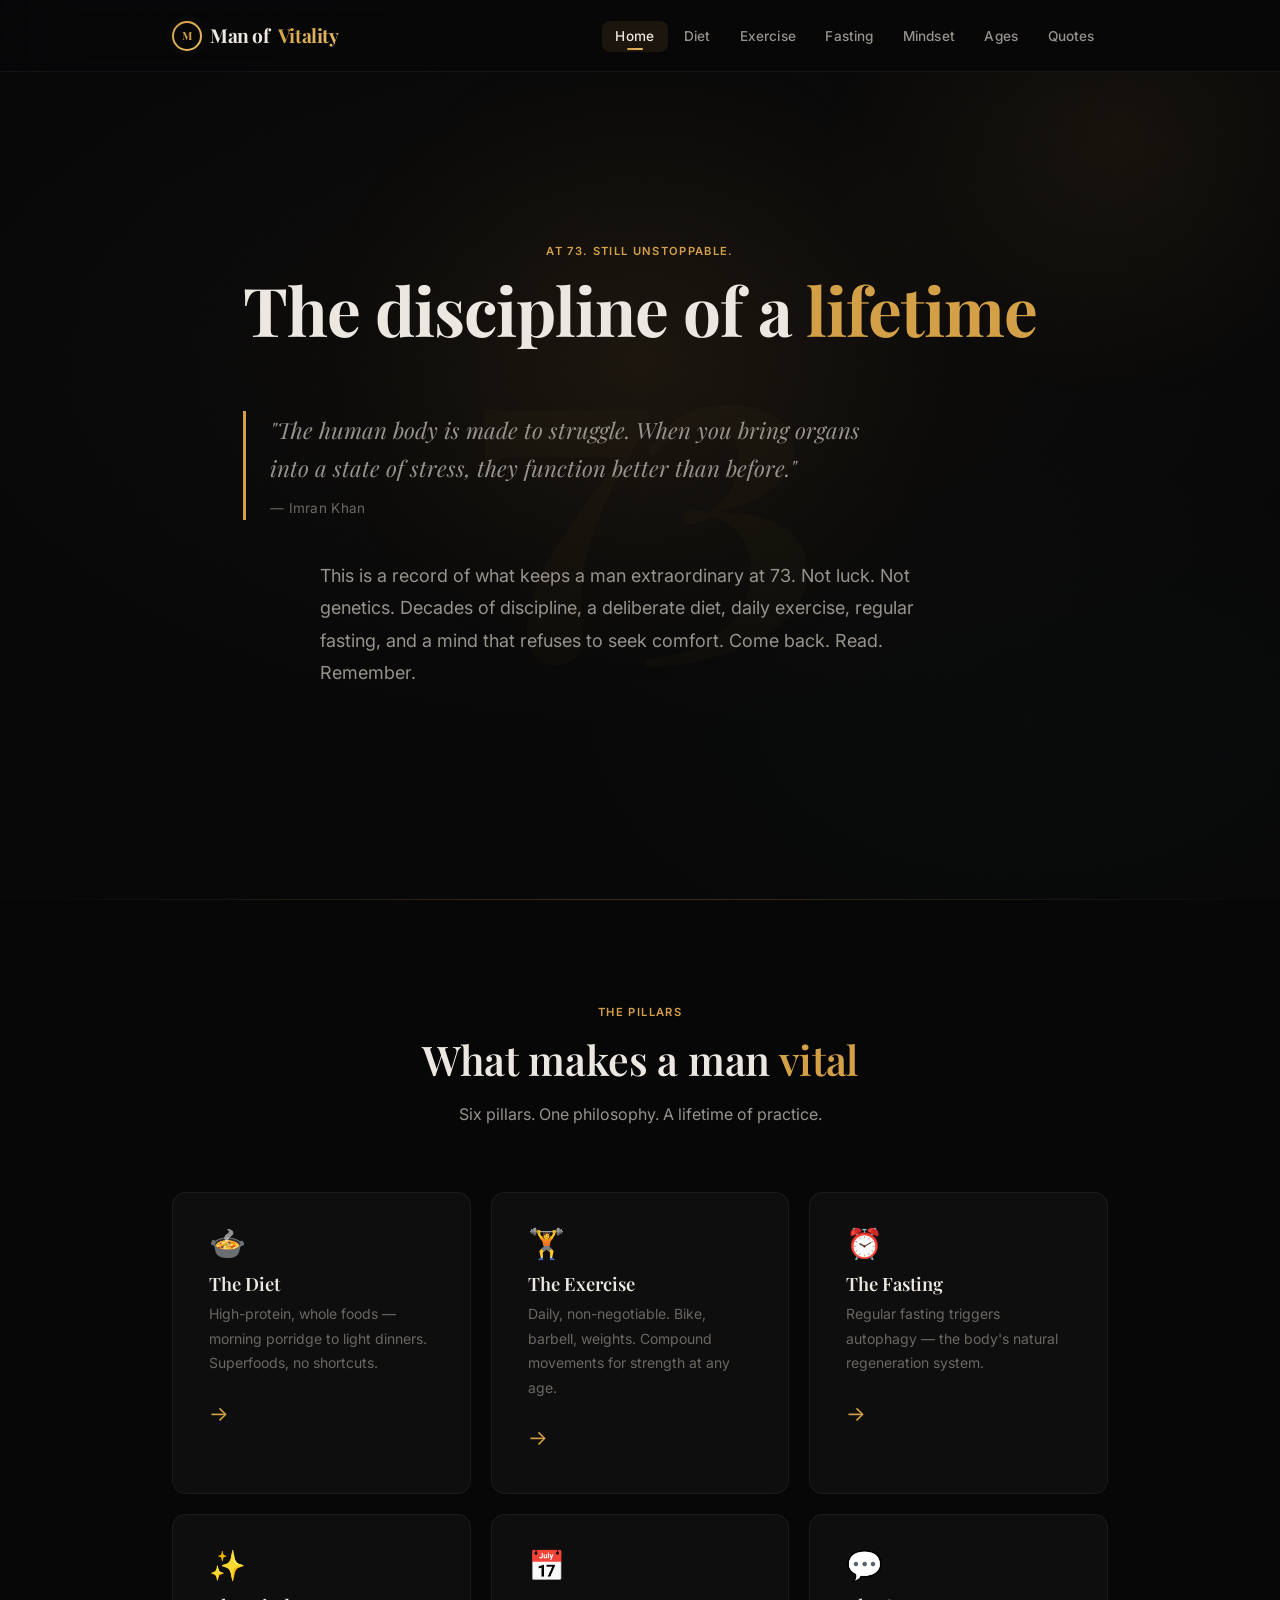
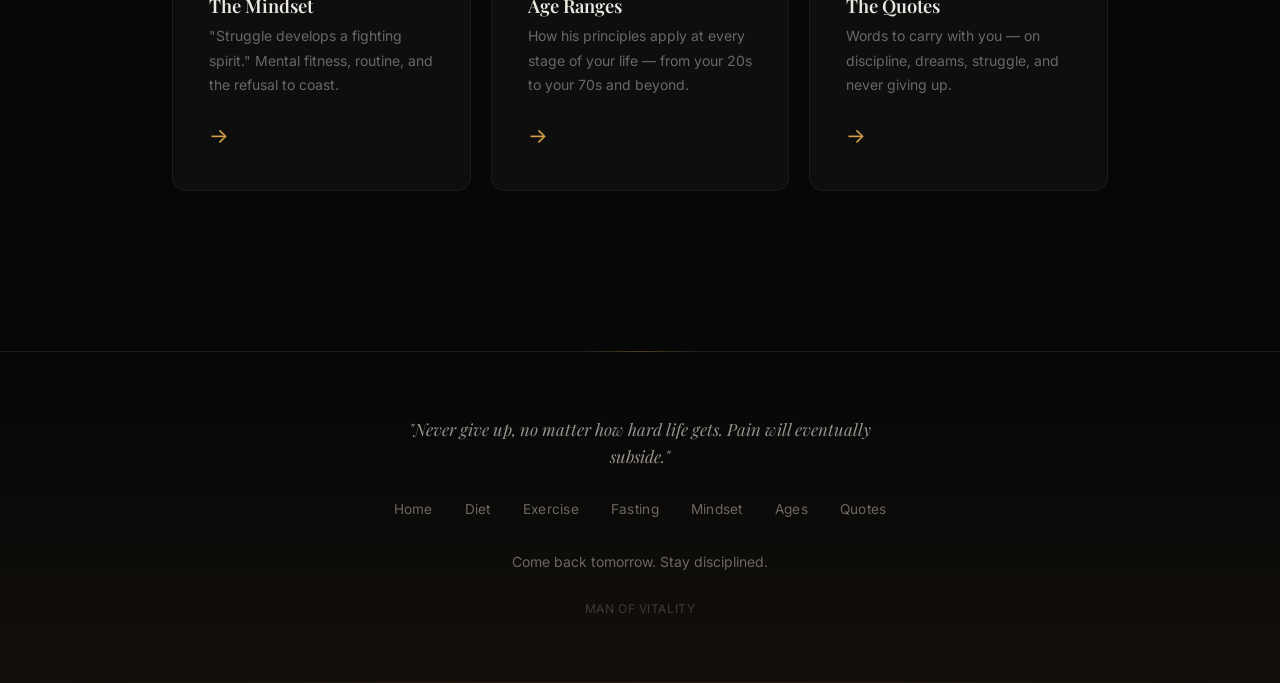
<file: index.html>
<!DOCTYPE html>
<html lang="en">
<head>
  <meta charset="UTF-8">
  <meta name="viewport" content="width=device-width, initial-scale=1.0">
  <title>Man of Vitality — Discipline, Health & Mindset</title>
  <meta name="description" content="The lifestyle, discipline, diet, and mindset of Imran Khan at 73 — a daily reminder of what it means to live with purpose.">
  <link rel="icon" type="image/svg+xml" href="data:image/svg+xml,%3Csvg xmlns='http://www.w3.org/2000/svg' viewBox='0 0 100 100'%3E%3Crect width='100' height='100' rx='20' fill='%23070708'/%3E%3Cpath d='M50 20 L75 50 L50 80 L25 50 Z' fill='%23d4a047'/%3E%3C/svg%3E">
  <link rel="preconnect" href="https://fonts.googleapis.com">
  <link rel="preconnect" href="https://fonts.gstatic.com" crossorigin>
  <link href="https://fonts.googleapis.com/css2?family=Inter:wght@400;500;600&family=Playfair+Display:ital,wght@0,600;0,700;1,600&display=swap" rel="stylesheet">
  <link rel="stylesheet" href="styles.css">
</head>
<body>

  <header class="header">
    <nav class="nav">
      <a href="index.html" class="nav-logo">
        <span class="logo-mark">M</span>
        Man of <span class="accent">Vitality</span>
      </a>
      <input type="checkbox" id="nav-toggle" class="nav-toggle">
      <label for="nav-toggle" class="nav-toggle-label" aria-label="Toggle navigation">
        <span></span>
      </label>
      <div class="nav-overlay"></div>
      <ul class="nav-links">
        <li><a href="index.html" class="active">Home</a></li>
        <li><a href="diet.html">Diet</a></li>
        <li><a href="exercise.html">Exercise</a></li>
        <li><a href="fasting.html">Fasting</a></li>
        <li><a href="mindset.html">Mindset</a></li>
        <li><a href="age-ranges.html">Ages</a></li>
        <li><a href="quotes.html">Quotes</a></li>
      </ul>
    </nav>
  </header>

  <section class="hero">
    <div class="hero-watermark">73</div>
    <div class="hero-glow"></div>
    <div class="container">
      <div class="section-header fade-in">
        <span class="section-label">At 73. Still unstoppable.</span>
        <h1>The discipline of a <span class="accent">lifetime</span></h1>
      </div>
      <div class="hero-quote fade-in fade-in-delay-1">
        "The human body is made to struggle. When you bring organs into a state of stress, they function better than before."
        <cite>— Imran Khan</cite>
      </div>
      <p class="lead fade-in fade-in-delay-2" style="margin:0 auto;">
        This is a record of what keeps a man extraordinary at 73. Not luck. Not genetics.
        Decades of discipline, a deliberate diet, daily exercise, regular fasting, and a mind
        that refuses to seek comfort. Come back. Read. Remember.
      </p>
    </div>
  </section>

  <section class="section">
    <div class="container">
      <div class="section-header reveal">
        <span class="section-label">The Pillars</span>
        <h2>What makes a man <span class="accent">vital</span></h2>
        <p>Six pillars. One philosophy. A lifetime of practice.</p>
      </div>

      <div class="card-grid">
        <a href="diet.html" class="nav-card reveal">
          <div class="card-icon">&#127858;</div>
          <h3>The Diet</h3>
          <p>High-protein, whole foods — morning porridge to light dinners. Superfoods, no shortcuts.</p>
          <span class="arrow">&rarr;</span>
        </a>
        <a href="exercise.html" class="nav-card reveal">
          <div class="card-icon">&#127947;</div>
          <h3>The Exercise</h3>
          <p>Daily, non-negotiable. Bike, barbell, weights. Compound movements for strength at any age.</p>
          <span class="arrow">&rarr;</span>
        </a>
        <a href="fasting.html" class="nav-card reveal">
          <div class="card-icon">&#9200;</div>
          <h3>The Fasting</h3>
          <p>Regular fasting triggers autophagy — the body's natural regeneration system.</p>
          <span class="arrow">&rarr;</span>
        </a>
        <a href="mindset.html" class="nav-card reveal">
          <div class="card-icon">&#10024;</div>
          <h3>The Mindset</h3>
          <p>"Struggle develops a fighting spirit." Mental fitness, routine, and the refusal to coast.</p>
          <span class="arrow">&rarr;</span>
        </a>
        <a href="age-ranges.html" class="nav-card reveal">
          <div class="card-icon">&#128197;</div>
          <h3>Age Ranges</h3>
          <p>How his principles apply at every stage of your life — from your 20s to your 70s and beyond.</p>
          <span class="arrow">&rarr;</span>
        </a>
        <a href="quotes.html" class="nav-card reveal">
          <div class="card-icon">&#128172;</div>
          <h3>The Quotes</h3>
          <p>Words to carry with you — on discipline, dreams, struggle, and never giving up.</p>
          <span class="arrow">&rarr;</span>
        </a>
      </div>
    </div>
  </section>

  <footer class="footer">
    <div class="container">
      <p class="footer-quote">"Never give up, no matter how hard life gets. Pain will eventually subside."</p>
      <div class="footer-nav">
        <a href="index.html">Home</a>
        <a href="diet.html">Diet</a>
        <a href="exercise.html">Exercise</a>
        <a href="fasting.html">Fasting</a>
        <a href="mindset.html">Mindset</a>
        <a href="age-ranges.html">Ages</a>
        <a href="quotes.html">Quotes</a>
      </div>
      <p>Come back tomorrow. Stay disciplined.</p>
      <p class="footer-motto">Man of Vitality</p>
    </div>
  </footer>

  <script>
    const observer = new IntersectionObserver((entries) => {
      entries.forEach(entry => {
        if (entry.isIntersecting) {
          entry.target.classList.add('visible');
        }
      });
    }, { threshold: 0.1 });

    document.querySelectorAll('.reveal, .reveal-left, .reveal-right').forEach(el => observer.observe(el));
  </script>
</body>
</html>
</file>
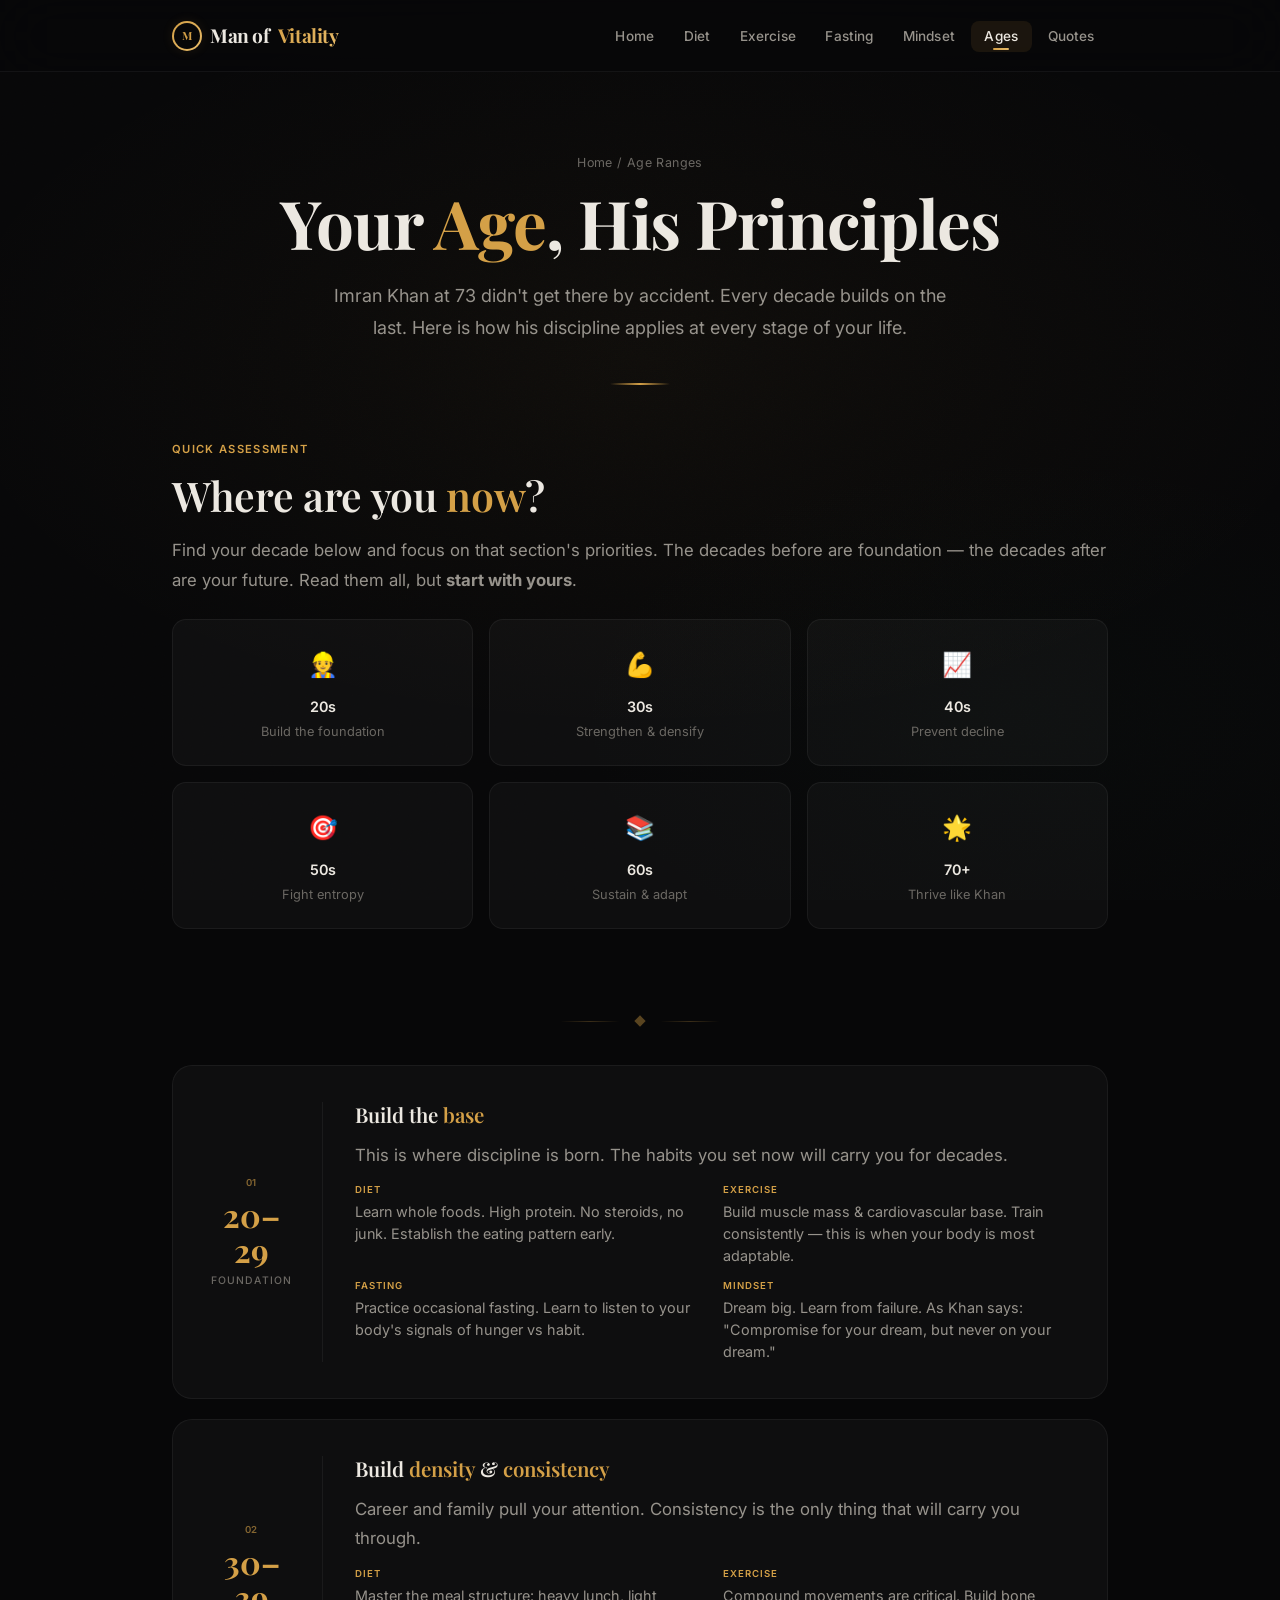
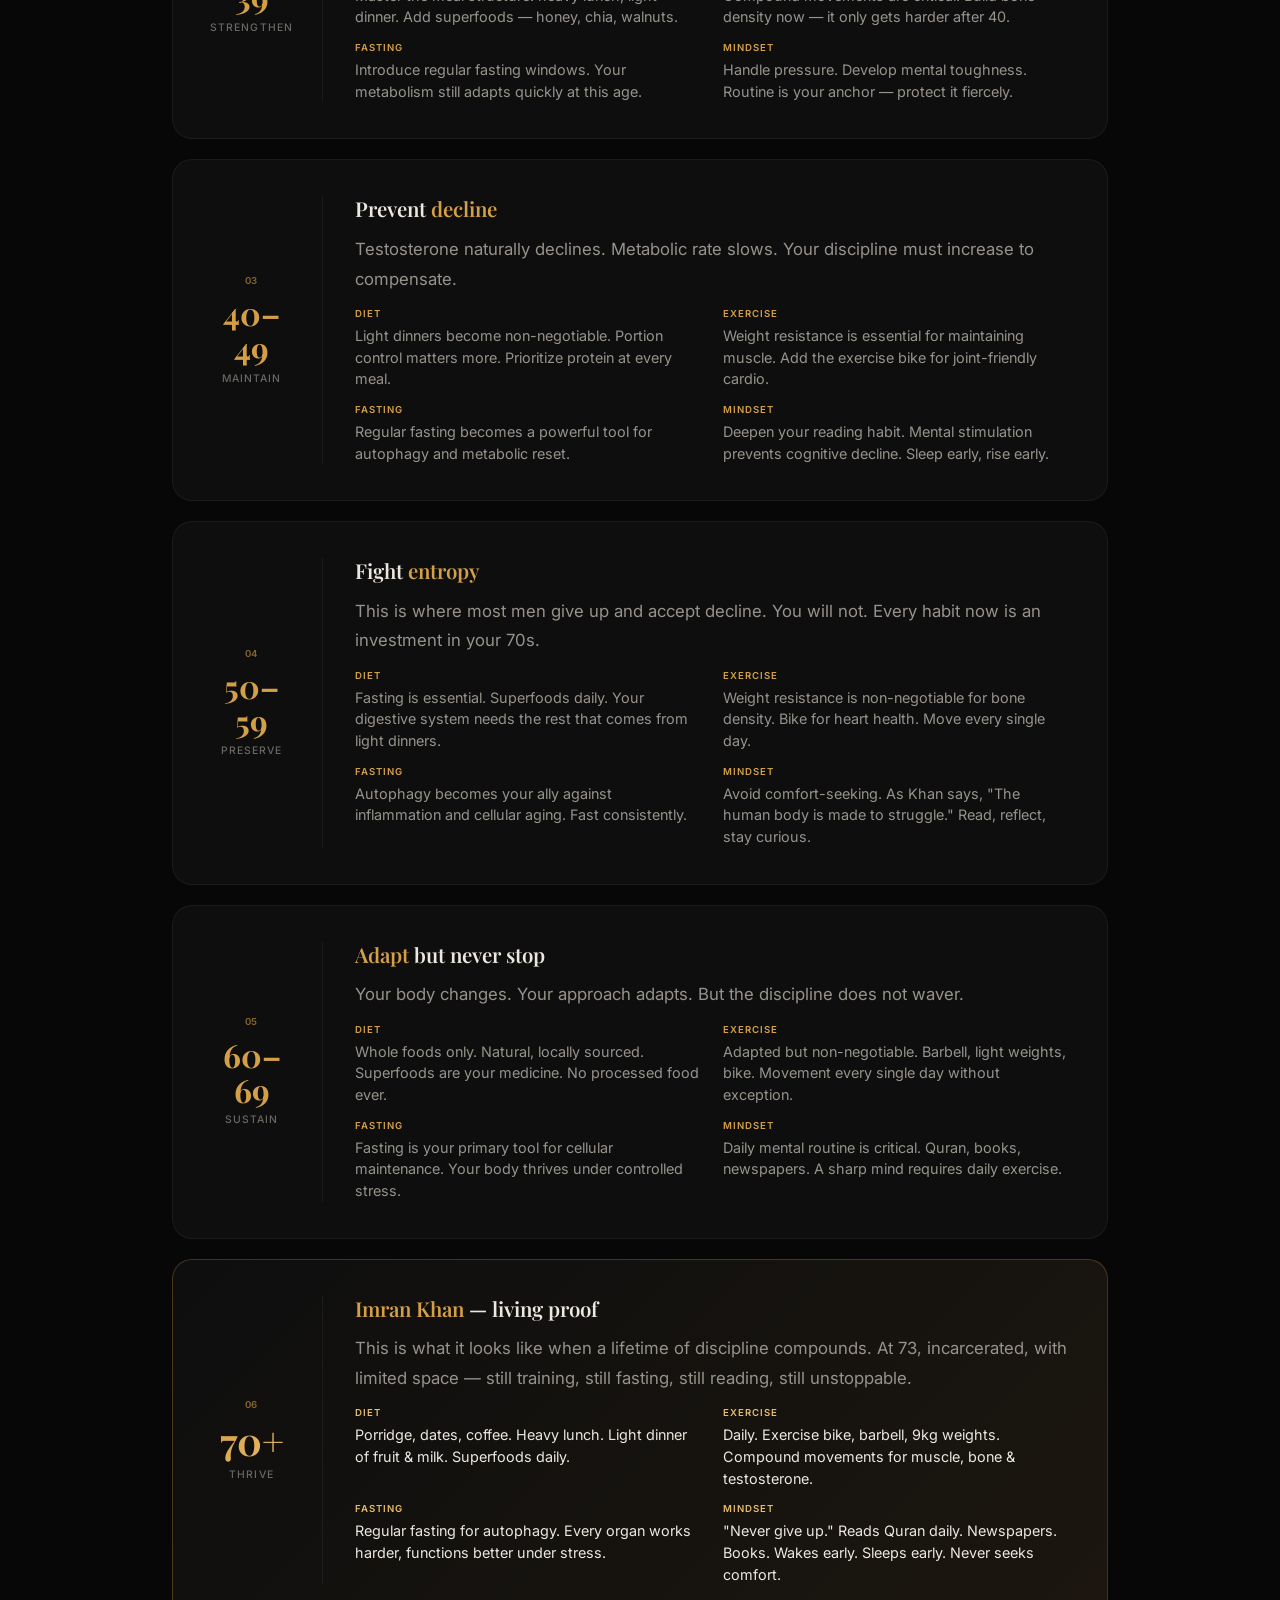
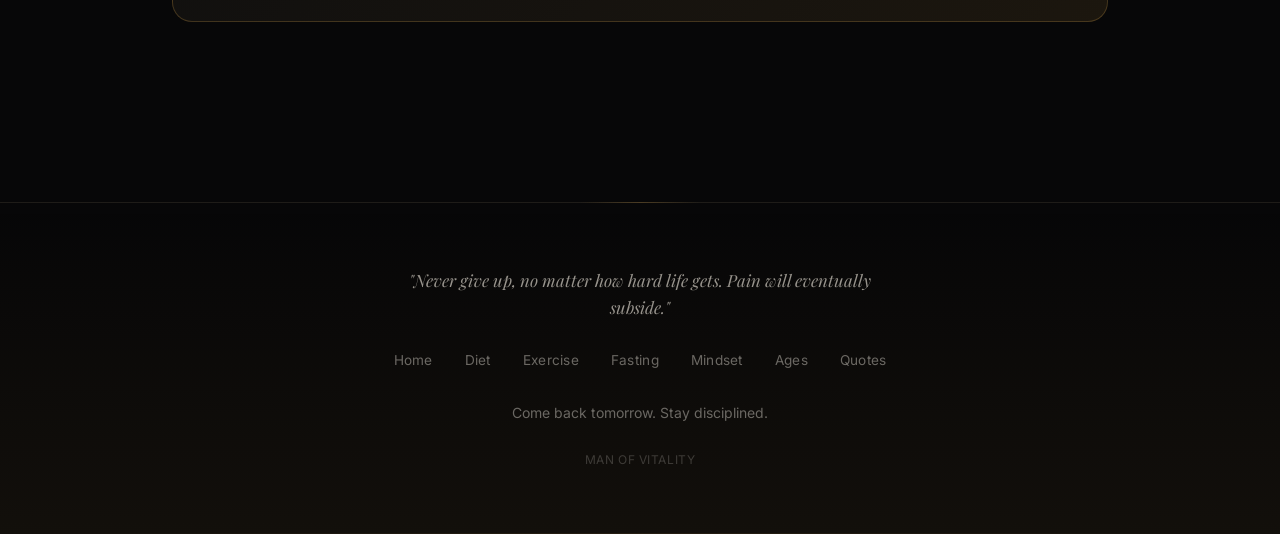
<file: age-ranges.html>
<!DOCTYPE html>
<html lang="en">
<head>
  <meta charset="UTF-8">
  <meta name="viewport" content="width=device-width, initial-scale=1.0">
  <title>Age Ranges — Man of Vitality</title>
  <meta name="description" content="How to apply Imran Khan's principles at every age — from your 20s to your 70s and beyond.">
  <link rel="icon" type="image/svg+xml" href="data:image/svg+xml,%3Csvg xmlns='http://www.w3.org/2000/svg' viewBox='0 0 100 100'%3E%3Crect width='100' height='100' rx='20' fill='%23070708'/%3E%3Cpath d='M50 20 L75 50 L50 80 L25 50 Z' fill='%23d4a047'/%3E%3C/svg%3E">
  <link rel="preconnect" href="https://fonts.googleapis.com">
  <link rel="preconnect" href="https://fonts.gstatic.com" crossorigin>
  <link href="https://fonts.googleapis.com/css2?family=Inter:wght@400;500;600&family=Playfair+Display:ital,wght@0,600;0,700;1,600&display=swap" rel="stylesheet">
  <link rel="stylesheet" href="styles.css">
</head>
<body>

  <header class="header">
    <nav class="nav">
      <a href="index.html" class="nav-logo">
        <span class="logo-mark">M</span>
        Man of <span class="accent">Vitality</span>
      </a>
      <input type="checkbox" id="nav-toggle" class="nav-toggle">
      <label for="nav-toggle" class="nav-toggle-label" aria-label="Toggle navigation">
        <span></span>
      </label>
      <div class="nav-overlay"></div>
      <ul class="nav-links">
        <li><a href="index.html">Home</a></li>
        <li><a href="diet.html">Diet</a></li>
        <li><a href="exercise.html">Exercise</a></li>
        <li><a href="fasting.html">Fasting</a></li>
        <li><a href="mindset.html">Mindset</a></li>
        <li><a href="age-ranges.html" class="active">Ages</a></li>
        <li><a href="quotes.html">Quotes</a></li>
      </ul>
    </nav>
  </header>

  <section class="page-header">
    <div class="container">
      <p class="breadcrumb"><a href="index.html">Home</a> / Age Ranges</p>
      <h1>Your <span class="accent">Age</span>, His Principles</h1>
      <p class="lead">Imran Khan at 73 didn't get there by accident. Every decade builds on the last. Here is how his discipline applies at every stage of your life.</p>
    </div>
  </section>

  <section class="section pt-0">
    <div class="container">

      <div class="content-section reveal">
        <span class="section-label">Quick Assessment</span>
        <h2>Where are you <span class="accent">now</span>?</h2>
        <p class="mt-1">Find your decade below and focus on that section's priorities. The decades before are foundation — the decades after are your future. Read them all, but <strong>start with yours</strong>.</p>

        <div class="assessment-grid">
          <a href="#age-20s" class="assess-item" style="text-decoration:none;color:inherit;">
            <div class="assess-icon">&#128119;</div>
            <h4>20s</h4>
            <p>Build the foundation</p>
          </a>
          <a href="#age-30s" class="assess-item" style="text-decoration:none;color:inherit;">
            <div class="assess-icon">&#128170;</div>
            <h4>30s</h4>
            <p>Strengthen &amp; densify</p>
          </a>
          <a href="#age-40s" class="assess-item" style="text-decoration:none;color:inherit;">
            <div class="assess-icon">&#128200;</div>
            <h4>40s</h4>
            <p>Prevent decline</p>
          </a>
          <a href="#age-50s" class="assess-item" style="text-decoration:none;color:inherit;">
            <div class="assess-icon">&#127919;</div>
            <h4>50s</h4>
            <p>Fight entropy</p>
          </a>
          <a href="#age-60s" class="assess-item" style="text-decoration:none;color:inherit;">
            <div class="assess-icon">&#128218;</div>
            <h4>60s</h4>
            <p>Sustain &amp; adapt</p>
          </a>
          <a href="#age-70s" class="assess-item" style="text-decoration:none;color:inherit;">
            <div class="assess-icon">&#127775;</div>
            <h4>70+</h4>
            <p>Thrive like Khan</p>
          </a>
        </div>
      </div>

      <div class="ornament">
        <span class="ornament-line"></span>
        <span class="ornament-diamond"></span>
        <span class="ornament-line"></span>
      </div>

      <div class="age-card reveal" id="age-20s">
        <div class="age-range">
          <div class="age-num">01</div>
          <div class="age">20&ndash;29</div>
          <div class="age-label">Foundation</div>
        </div>
        <div class="age-content">
          <h3>Build the <span class="accent">base</span></h3>
          <p>This is where discipline is born. The habits you set now will carry you for decades.</p>
          <div class="age-details">
            <div class="detail">
              <span class="detail-label">Diet</span>
              <span class="detail-value">Learn whole foods. High protein. No steroids, no junk. Establish the eating pattern early.</span>
            </div>
            <div class="detail">
              <span class="detail-label">Exercise</span>
              <span class="detail-value">Build muscle mass &amp; cardiovascular base. Train consistently &mdash; this is when your body is most adaptable.</span>
            </div>
            <div class="detail">
              <span class="detail-label">Fasting</span>
              <span class="detail-value">Practice occasional fasting. Learn to listen to your body's signals of hunger vs habit.</span>
            </div>
            <div class="detail">
              <span class="detail-label">Mindset</span>
              <span class="detail-value">Dream big. Learn from failure. As Khan says: "Compromise for your dream, but never on your dream."</span>
            </div>
          </div>
        </div>
      </div>

      <div class="age-card reveal" id="age-30s">
        <div class="age-range">
          <div class="age-num">02</div>
          <div class="age">30&ndash;39</div>
          <div class="age-label">Strengthen</div>
        </div>
        <div class="age-content">
          <h3>Build <span class="accent">density</span> &amp; <span class="accent">consistency</span></h3>
          <p>Career and family pull your attention. Consistency is the only thing that will carry you through.</p>
          <div class="age-details">
            <div class="detail">
              <span class="detail-label">Diet</span>
              <span class="detail-value">Master the meal structure: heavy lunch, light dinner. Add superfoods &mdash; honey, chia, walnuts.</span>
            </div>
            <div class="detail">
              <span class="detail-label">Exercise</span>
              <span class="detail-value">Compound movements are critical. Build bone density now &mdash; it only gets harder after 40.</span>
            </div>
            <div class="detail">
              <span class="detail-label">Fasting</span>
              <span class="detail-value">Introduce regular fasting windows. Your metabolism still adapts quickly at this age.</span>
            </div>
            <div class="detail">
              <span class="detail-label">Mindset</span>
              <span class="detail-value">Handle pressure. Develop mental toughness. Routine is your anchor &mdash; protect it fiercely.</span>
            </div>
          </div>
        </div>
      </div>

      <div class="age-card reveal" id="age-40s">
        <div class="age-range">
          <div class="age-num">03</div>
          <div class="age">40&ndash;49</div>
          <div class="age-label">Maintain</div>
        </div>
        <div class="age-content">
          <h3>Prevent <span class="accent">decline</span></h3>
          <p>Testosterone naturally declines. Metabolic rate slows. Your discipline must increase to compensate.</p>
          <div class="age-details">
            <div class="detail">
              <span class="detail-label">Diet</span>
              <span class="detail-value">Light dinners become non-negotiable. Portion control matters more. Prioritize protein at every meal.</span>
            </div>
            <div class="detail">
              <span class="detail-label">Exercise</span>
              <span class="detail-value">Weight resistance is essential for maintaining muscle. Add the exercise bike for joint-friendly cardio.</span>
            </div>
            <div class="detail">
              <span class="detail-label">Fasting</span>
              <span class="detail-value">Regular fasting becomes a powerful tool for autophagy and metabolic reset.</span>
            </div>
            <div class="detail">
              <span class="detail-label">Mindset</span>
              <span class="detail-value">Deepen your reading habit. Mental stimulation prevents cognitive decline. Sleep early, rise early.</span>
            </div>
          </div>
        </div>
      </div>

      <div class="age-card reveal" id="age-50s">
        <div class="age-range">
          <div class="age-num">04</div>
          <div class="age">50&ndash;59</div>
          <div class="age-label">Preserve</div>
        </div>
        <div class="age-content">
          <h3>Fight <span class="accent">entropy</span></h3>
          <p>This is where most men give up and accept decline. You will not. Every habit now is an investment in your 70s.</p>
          <div class="age-details">
            <div class="detail">
              <span class="detail-label">Diet</span>
              <span class="detail-value">Fasting is essential. Superfoods daily. Your digestive system needs the rest that comes from light dinners.</span>
            </div>
            <div class="detail">
              <span class="detail-label">Exercise</span>
              <span class="detail-value">Weight resistance is non-negotiable for bone density. Bike for heart health. Move every single day.</span>
            </div>
            <div class="detail">
              <span class="detail-label">Fasting</span>
              <span class="detail-value">Autophagy becomes your ally against inflammation and cellular aging. Fast consistently.</span>
            </div>
            <div class="detail">
              <span class="detail-label">Mindset</span>
              <span class="detail-value">Avoid comfort-seeking. As Khan says, "The human body is made to struggle." Read, reflect, stay curious.</span>
            </div>
          </div>
        </div>
      </div>

      <div class="age-card reveal" id="age-60s">
        <div class="age-range">
          <div class="age-num">05</div>
          <div class="age">60&ndash;69</div>
          <div class="age-label">Sustain</div>
        </div>
        <div class="age-content">
          <h3><span class="accent">Adapt</span> but never stop</h3>
          <p>Your body changes. Your approach adapts. But the discipline does not waver.</p>
          <div class="age-details">
            <div class="detail">
              <span class="detail-label">Diet</span>
              <span class="detail-value">Whole foods only. Natural, locally sourced. Superfoods are your medicine. No processed food ever.</span>
            </div>
            <div class="detail">
              <span class="detail-label">Exercise</span>
              <span class="detail-value">Adapted but non-negotiable. Barbell, light weights, bike. Movement every single day without exception.</span>
            </div>
            <div class="detail">
              <span class="detail-label">Fasting</span>
              <span class="detail-value">Fasting is your primary tool for cellular maintenance. Your body thrives under controlled stress.</span>
            </div>
            <div class="detail">
              <span class="detail-label">Mindset</span>
              <span class="detail-value">Daily mental routine is critical. Quran, books, newspapers. A sharp mind requires daily exercise.</span>
            </div>
          </div>
        </div>
      </div>

      <div class="age-card reveal" id="age-70s">
        <div class="age-range">
          <div class="age-num">06</div>
          <div class="age">70+</div>
          <div class="age-label">Thrive</div>
        </div>
        <div class="age-content">
          <h3><span class="accent">Imran Khan</span> — living proof</h3>
          <p>This is what it looks like when a lifetime of discipline compounds. At 73, incarcerated, with limited space &mdash; still training, still fasting, still reading, still unstoppable.</p>
          <div class="age-details">
            <div class="detail">
              <span class="detail-label">Diet</span>
              <span class="detail-value">Porridge, dates, coffee. Heavy lunch. Light dinner of fruit &amp; milk. Superfoods daily.</span>
            </div>
            <div class="detail">
              <span class="detail-label">Exercise</span>
              <span class="detail-value">Daily. Exercise bike, barbell, 9kg weights. Compound movements for muscle, bone &amp; testosterone.</span>
            </div>
            <div class="detail">
              <span class="detail-label">Fasting</span>
              <span class="detail-value">Regular fasting for autophagy. Every organ works harder, functions better under stress.</span>
            </div>
            <div class="detail">
              <span class="detail-label">Mindset</span>
              <span class="detail-value">"Never give up." Reads Quran daily. Newspapers. Books. Wakes early. Sleeps early. Never seeks comfort.</span>
            </div>
          </div>
        </div>
      </div>

    </div>
  </section>

  <footer class="footer">
    <div class="container">
      <p class="footer-quote">"Never give up, no matter how hard life gets. Pain will eventually subside."</p>
      <div class="footer-nav">
        <a href="index.html">Home</a>
        <a href="diet.html">Diet</a>
        <a href="exercise.html">Exercise</a>
        <a href="fasting.html">Fasting</a>
        <a href="mindset.html">Mindset</a>
        <a href="age-ranges.html">Ages</a>
        <a href="quotes.html">Quotes</a>
      </div>
      <p>Come back tomorrow. Stay disciplined.</p>
      <p class="footer-motto">Man of Vitality</p>
    </div>
  </footer>

  <script>
    const observer = new IntersectionObserver((entries) => {
      entries.forEach(entry => {
        if (entry.isIntersecting) {
          entry.target.classList.add('visible');
        }
      });
    }, { threshold: 0.1 });

    document.querySelectorAll('.reveal, .reveal-left, .reveal-right').forEach(el => observer.observe(el));
  </script>
</body>
</html>
</file>
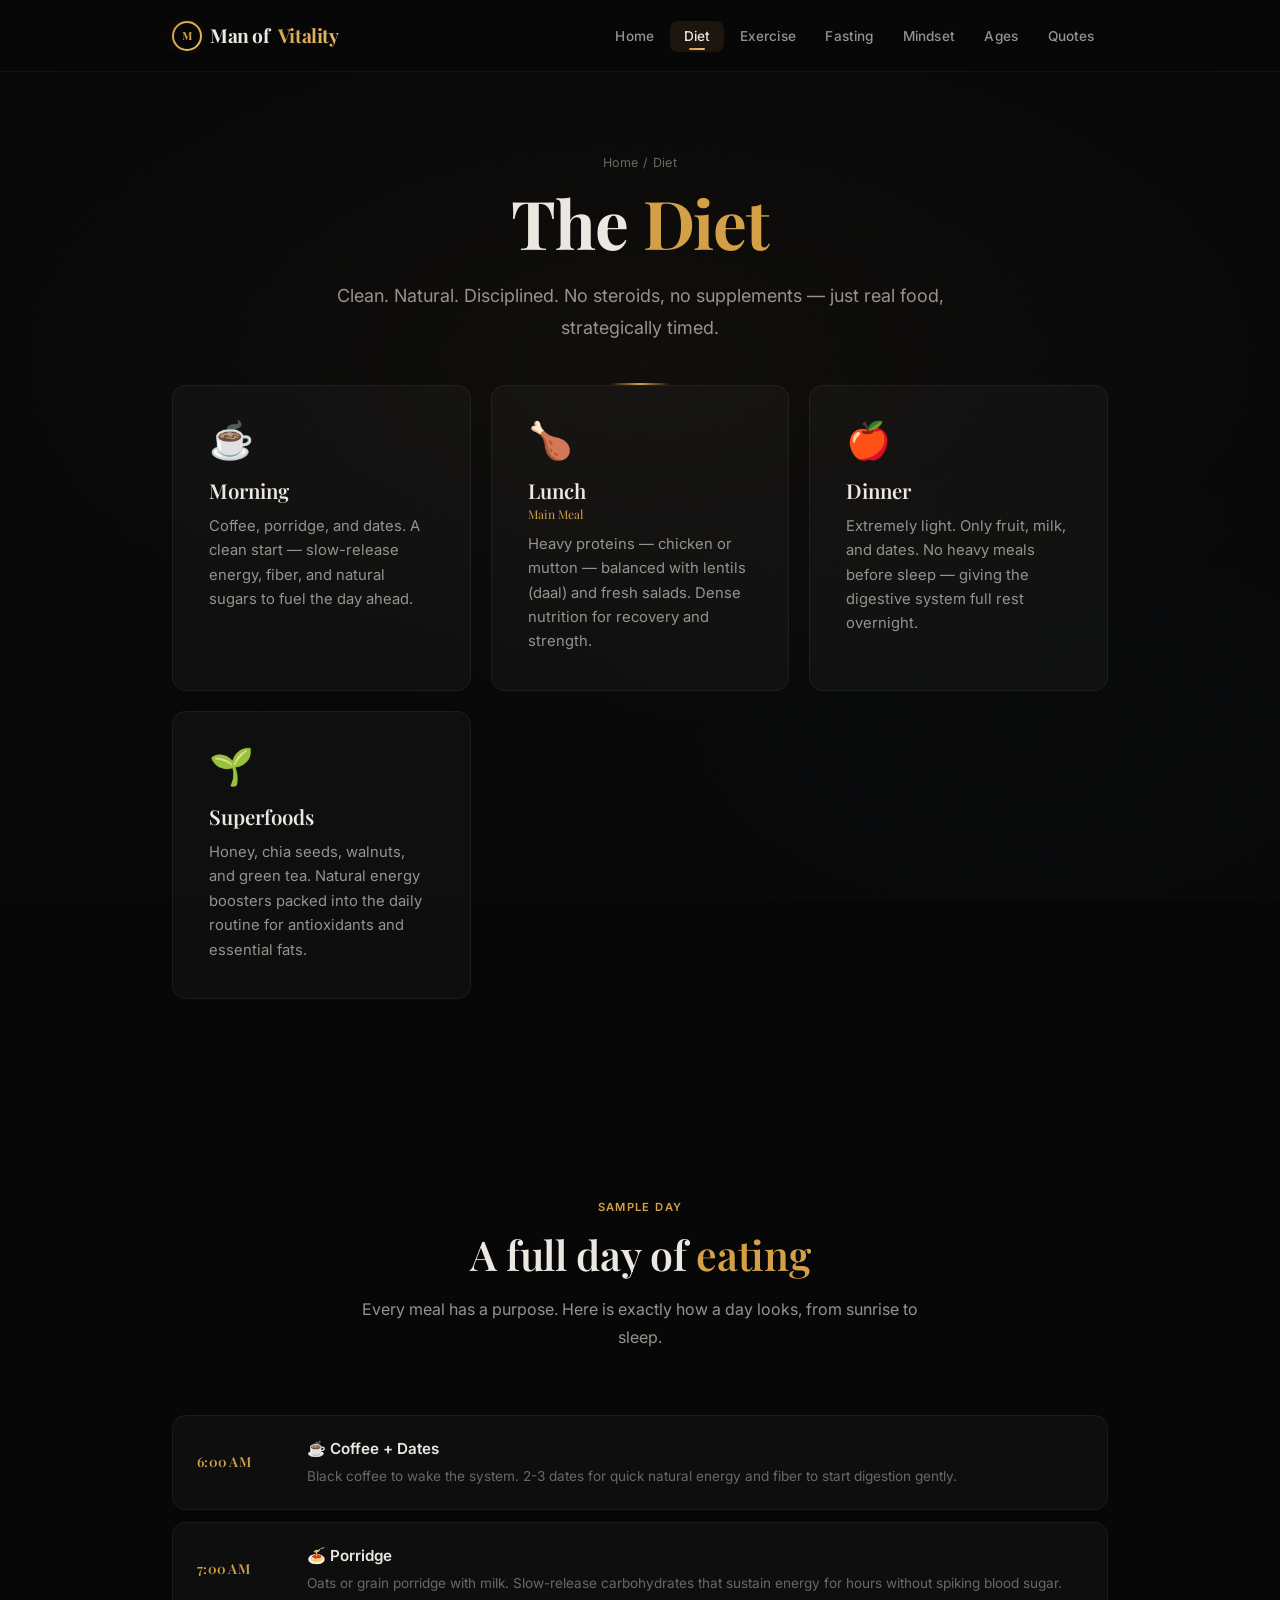
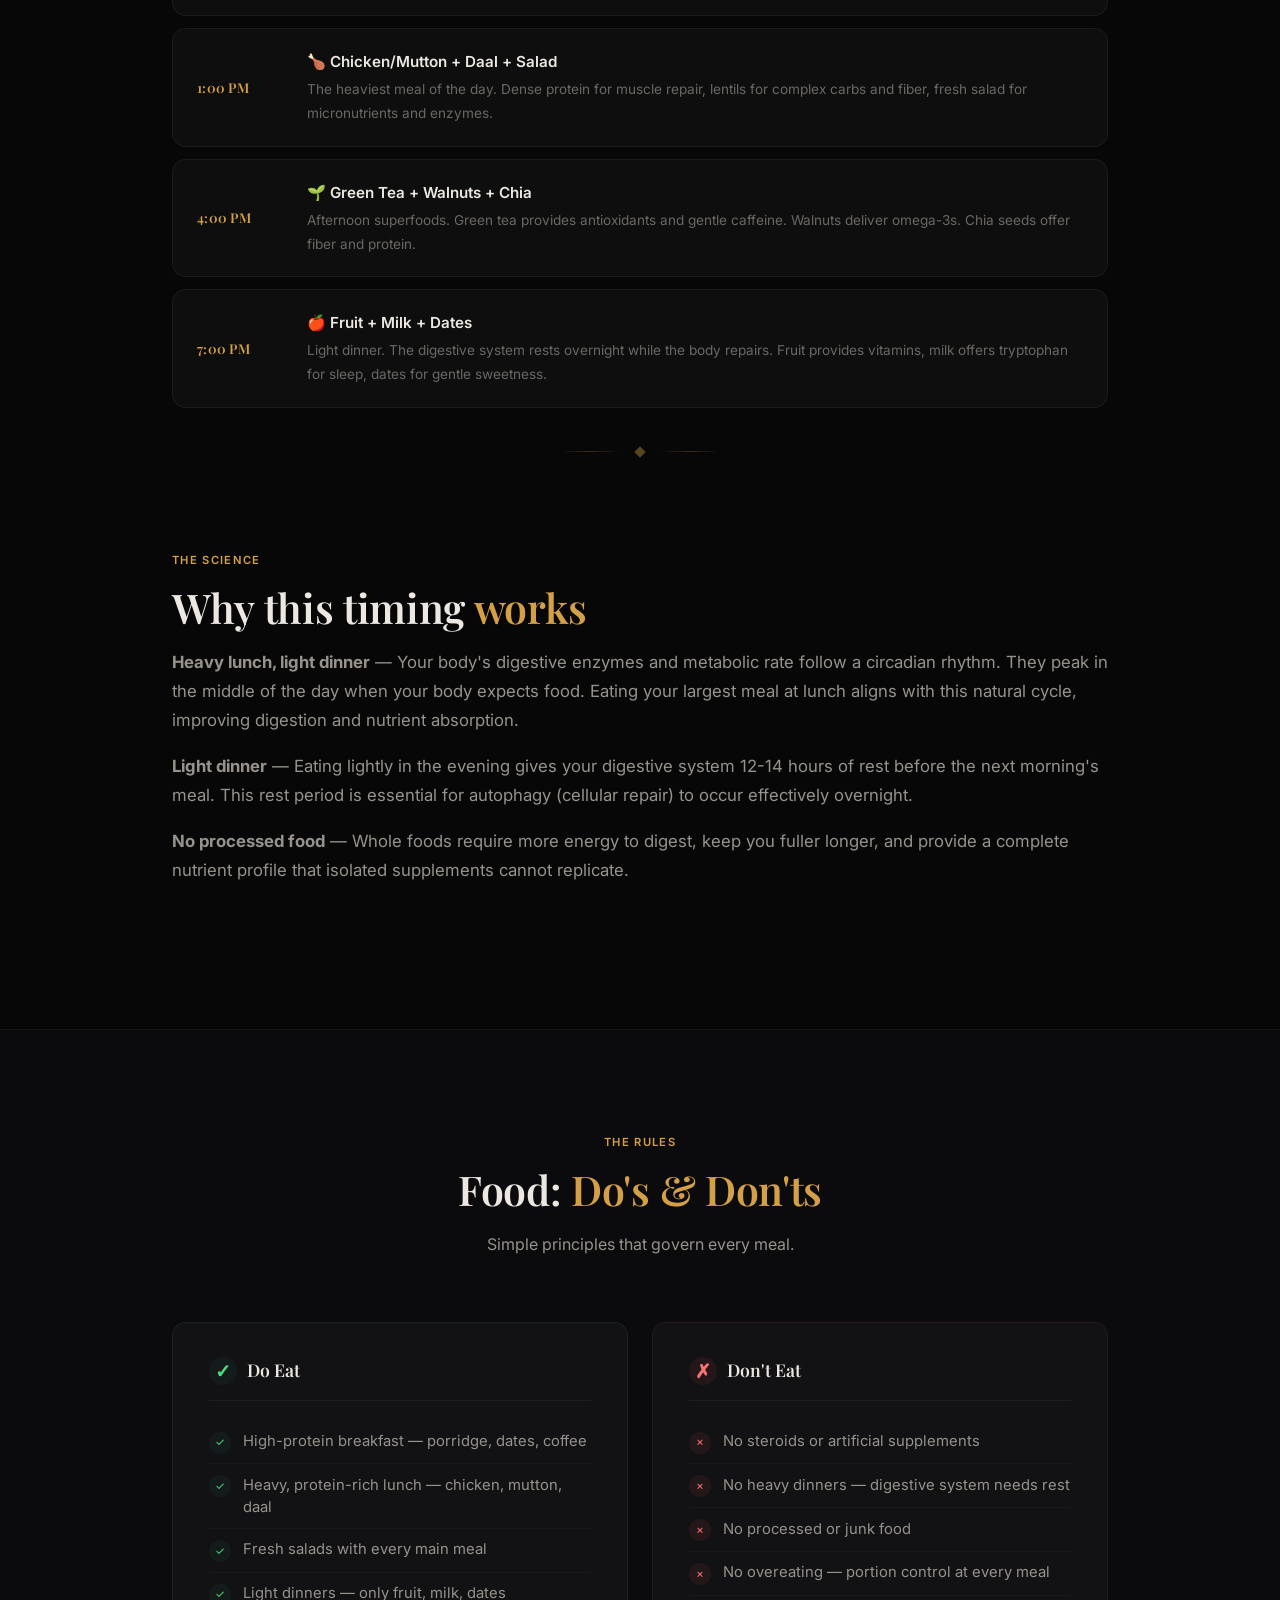
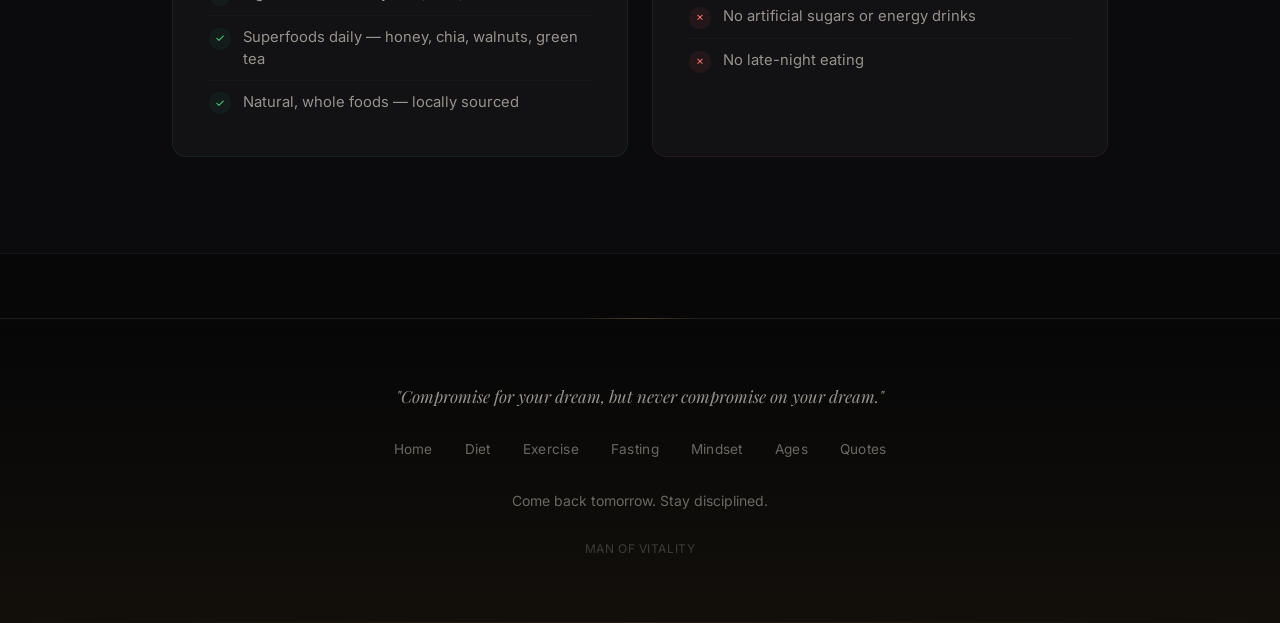
<file: diet.html>
<!DOCTYPE html>
<html lang="en">
<head>
  <meta charset="UTF-8">
  <meta name="viewport" content="width=device-width, initial-scale=1.0">
  <title>The Diet — Man of Vitality</title>
  <meta name="description" content="Imran Khan's daily diet — high protein, whole foods, superfoods, and the foods he avoids.">
  <link rel="icon" type="image/svg+xml" href="data:image/svg+xml,%3Csvg xmlns='http://www.w3.org/2000/svg' viewBox='0 0 100 100'%3E%3Crect width='100' height='100' rx='20' fill='%23070708'/%3E%3Cpath d='M50 20 L75 50 L50 80 L25 50 Z' fill='%23d4a047'/%3E%3C/svg%3E">
  <link rel="preconnect" href="https://fonts.googleapis.com">
  <link rel="preconnect" href="https://fonts.gstatic.com" crossorigin>
  <link href="https://fonts.googleapis.com/css2?family=Inter:wght@400;500;600&family=Playfair+Display:ital,wght@0,600;0,700;1,600&display=swap" rel="stylesheet">
  <link rel="stylesheet" href="styles.css">
</head>
<body>

  <header class="header">
    <nav class="nav">
      <a href="index.html" class="nav-logo">
        <span class="logo-mark">M</span>
        Man of <span class="accent">Vitality</span>
      </a>
      <input type="checkbox" id="nav-toggle" class="nav-toggle">
      <label for="nav-toggle" class="nav-toggle-label" aria-label="Toggle navigation">
        <span></span>
      </label>
      <div class="nav-overlay"></div>
      <ul class="nav-links">
        <li><a href="index.html">Home</a></li>
        <li><a href="diet.html" class="active">Diet</a></li>
        <li><a href="exercise.html">Exercise</a></li>
        <li><a href="fasting.html">Fasting</a></li>
        <li><a href="mindset.html">Mindset</a></li>
        <li><a href="age-ranges.html">Ages</a></li>
        <li><a href="quotes.html">Quotes</a></li>
      </ul>
    </nav>
  </header>

  <section class="page-header">
    <div class="container">
      <p class="breadcrumb"><a href="index.html">Home</a> / Diet</p>
      <h1>The <span class="accent">Diet</span></h1>
      <p class="lead">Clean. Natural. Disciplined. No steroids, no supplements — just real food, strategically timed.</p>
    </div>
  </section>

  <section class="section pt-0">
    <div class="container">
      <div class="card-grid">
        <div class="card reveal">
          <div class="card-icon">&#9749;</div>
          <h3>Morning</h3>
          <p>Coffee, porridge, and dates. A clean start — slow-release energy, fiber, and natural sugars to fuel the day ahead.</p>
        </div>
        <div class="card reveal">
          <div class="card-icon">&#127831;</div>
          <h3>Lunch <span style="font-size:0.75rem;color:var(--accent);display:block;font-weight:400;margin-top:0.15rem;">Main Meal</span></h3>
          <p>Heavy proteins — chicken or mutton — balanced with lentils (daal) and fresh salads. Dense nutrition for recovery and strength.</p>
        </div>
        <div class="card reveal">
          <div class="card-icon">&#127822;</div>
          <h3>Dinner</h3>
          <p>Extremely light. Only fruit, milk, and dates. No heavy meals before sleep — giving the digestive system full rest overnight.</p>
        </div>
        <div class="card reveal">
          <div class="card-icon">&#127793;</div>
          <h3>Superfoods</h3>
          <p>Honey, chia seeds, walnuts, and green tea. Natural energy boosters packed into the daily routine for antioxidants and essential fats.</p>
        </div>
      </div>
    </div>
  </section>

  <section class="section">
    <div class="container">
      <div class="section-header reveal">
        <span class="section-label">Sample Day</span>
        <h2>A full day of <span class="accent">eating</span></h2>
        <p>Every meal has a purpose. Here is exactly how a day looks, from sunrise to sleep.</p>
      </div>

      <div class="meal-plan">
        <div class="meal-item reveal-left">
          <div class="meal-time">6:00 AM</div>
          <div class="meal-detail">
            <h4>&#9749; Coffee + Dates</h4>
            <p>Black coffee to wake the system. 2-3 dates for quick natural energy and fiber to start digestion gently.</p>
          </div>
        </div>
        <div class="meal-item reveal-left reveal-stagger-1">
          <div class="meal-time">7:00 AM</div>
          <div class="meal-detail">
            <h4>&#127837; Porridge</h4>
            <p>Oats or grain porridge with milk. Slow-release carbohydrates that sustain energy for hours without spiking blood sugar.</p>
          </div>
        </div>
        <div class="meal-item reveal-left reveal-stagger-2">
          <div class="meal-time">1:00 PM</div>
          <div class="meal-detail">
            <h4>&#127831; Chicken/Mutton + Daal + Salad</h4>
            <p>The heaviest meal of the day. Dense protein for muscle repair, lentils for complex carbs and fiber, fresh salad for micronutrients and enzymes.</p>
          </div>
        </div>
        <div class="meal-item reveal-left reveal-stagger-3">
          <div class="meal-time">4:00 PM</div>
          <div class="meal-detail">
            <h4>&#127793; Green Tea + Walnuts + Chia</h4>
            <p>Afternoon superfoods. Green tea provides antioxidants and gentle caffeine. Walnuts deliver omega-3s. Chia seeds offer fiber and protein.</p>
          </div>
        </div>
        <div class="meal-item reveal-left reveal-stagger-4">
          <div class="meal-time">7:00 PM</div>
          <div class="meal-detail">
            <h4>&#127822; Fruit + Milk + Dates</h4>
            <p>Light dinner. The digestive system rests overnight while the body repairs. Fruit provides vitamins, milk offers tryptophan for sleep, dates for gentle sweetness.</p>
          </div>
        </div>
      </div>

      <div class="ornament">
        <span class="ornament-line"></span>
        <span class="ornament-diamond"></span>
        <span class="ornament-line"></span>
      </div>

      <div class="content-section reveal">
        <span class="section-label">The Science</span>
        <h2>Why this timing <span class="accent">works</span></h2>
        <p class="mt-1">
          <strong>Heavy lunch, light dinner</strong> — Your body's digestive enzymes and metabolic rate follow a circadian rhythm.
          They peak in the middle of the day when your body expects food. Eating your largest meal at lunch aligns with this natural cycle,
          improving digestion and nutrient absorption.
        </p>
        <p class="mt-1">
          <strong>Light dinner</strong> — Eating lightly in the evening gives your digestive system 12-14 hours of rest before the next morning's meal.
          This rest period is essential for autophagy (cellular repair) to occur effectively overnight.
        </p>
        <p class="mt-1">
          <strong>No processed food</strong> — Whole foods require more energy to digest, keep you fuller longer, and provide
          a complete nutrient profile that isolated supplements cannot replicate.
        </p>
      </div>
    </div>
  </section>

  <section class="section section-alt">
    <div class="container">
      <div class="section-header reveal">
        <span class="section-label">The Rules</span>
        <h2>Food: <span class="accent">Do's &amp; Don'ts</span></h2>
        <p>Simple principles that govern every meal.</p>
      </div>

      <div class="dos-donts">
        <div class="dos-donts-column dos reveal">
          <div class="dos-donts-header">
            <span class="icon">&#10003;</span>
            <span>Do Eat</span>
          </div>
          <ul class="dos-donts-list">
            <li><span class="mark check">&#10003;</span> High-protein breakfast — porridge, dates, coffee</li>
            <li><span class="mark check">&#10003;</span> Heavy, protein-rich lunch — chicken, mutton, daal</li>
            <li><span class="mark check">&#10003;</span> Fresh salads with every main meal</li>
            <li><span class="mark check">&#10003;</span> Light dinners — only fruit, milk, dates</li>
            <li><span class="mark check">&#10003;</span> Superfoods daily — honey, chia, walnuts, green tea</li>
            <li><span class="mark check">&#10003;</span> Natural, whole foods — locally sourced</li>
          </ul>
        </div>
        <div class="dos-donts-column donts reveal">
          <div class="dos-donts-header">
            <span class="icon">&#10007;</span>
            <span>Don't Eat</span>
          </div>
          <ul class="dos-donts-list">
            <li><span class="mark cross">&#10007;</span> No steroids or artificial supplements</li>
            <li><span class="mark cross">&#10007;</span> No heavy dinners — digestive system needs rest</li>
            <li><span class="mark cross">&#10007;</span> No processed or junk food</li>
            <li><span class="mark cross">&#10007;</span> No overeating — portion control at every meal</li>
            <li><span class="mark cross">&#10007;</span> No artificial sugars or energy drinks</li>
            <li><span class="mark cross">&#10007;</span> No late-night eating</li>
          </ul>
        </div>
      </div>
    </div>
  </section>

  <footer class="footer">
    <div class="container">
      <p class="footer-quote">"Compromise for your dream, but never compromise on your dream."</p>
      <div class="footer-nav">
        <a href="index.html">Home</a>
        <a href="diet.html">Diet</a>
        <a href="exercise.html">Exercise</a>
        <a href="fasting.html">Fasting</a>
        <a href="mindset.html">Mindset</a>
        <a href="age-ranges.html">Ages</a>
        <a href="quotes.html">Quotes</a>
      </div>
      <p>Come back tomorrow. Stay disciplined.</p>
      <p class="footer-motto">Man of Vitality</p>
    </div>
  </footer>

  <script>
    const observer = new IntersectionObserver((entries) => {
      entries.forEach(entry => {
        if (entry.isIntersecting) {
          entry.target.classList.add('visible');
        }
      });
    }, { threshold: 0.1 });

    document.querySelectorAll('.reveal, .reveal-left, .reveal-right').forEach(el => observer.observe(el));
  </script>
</body>
</html>
</file>
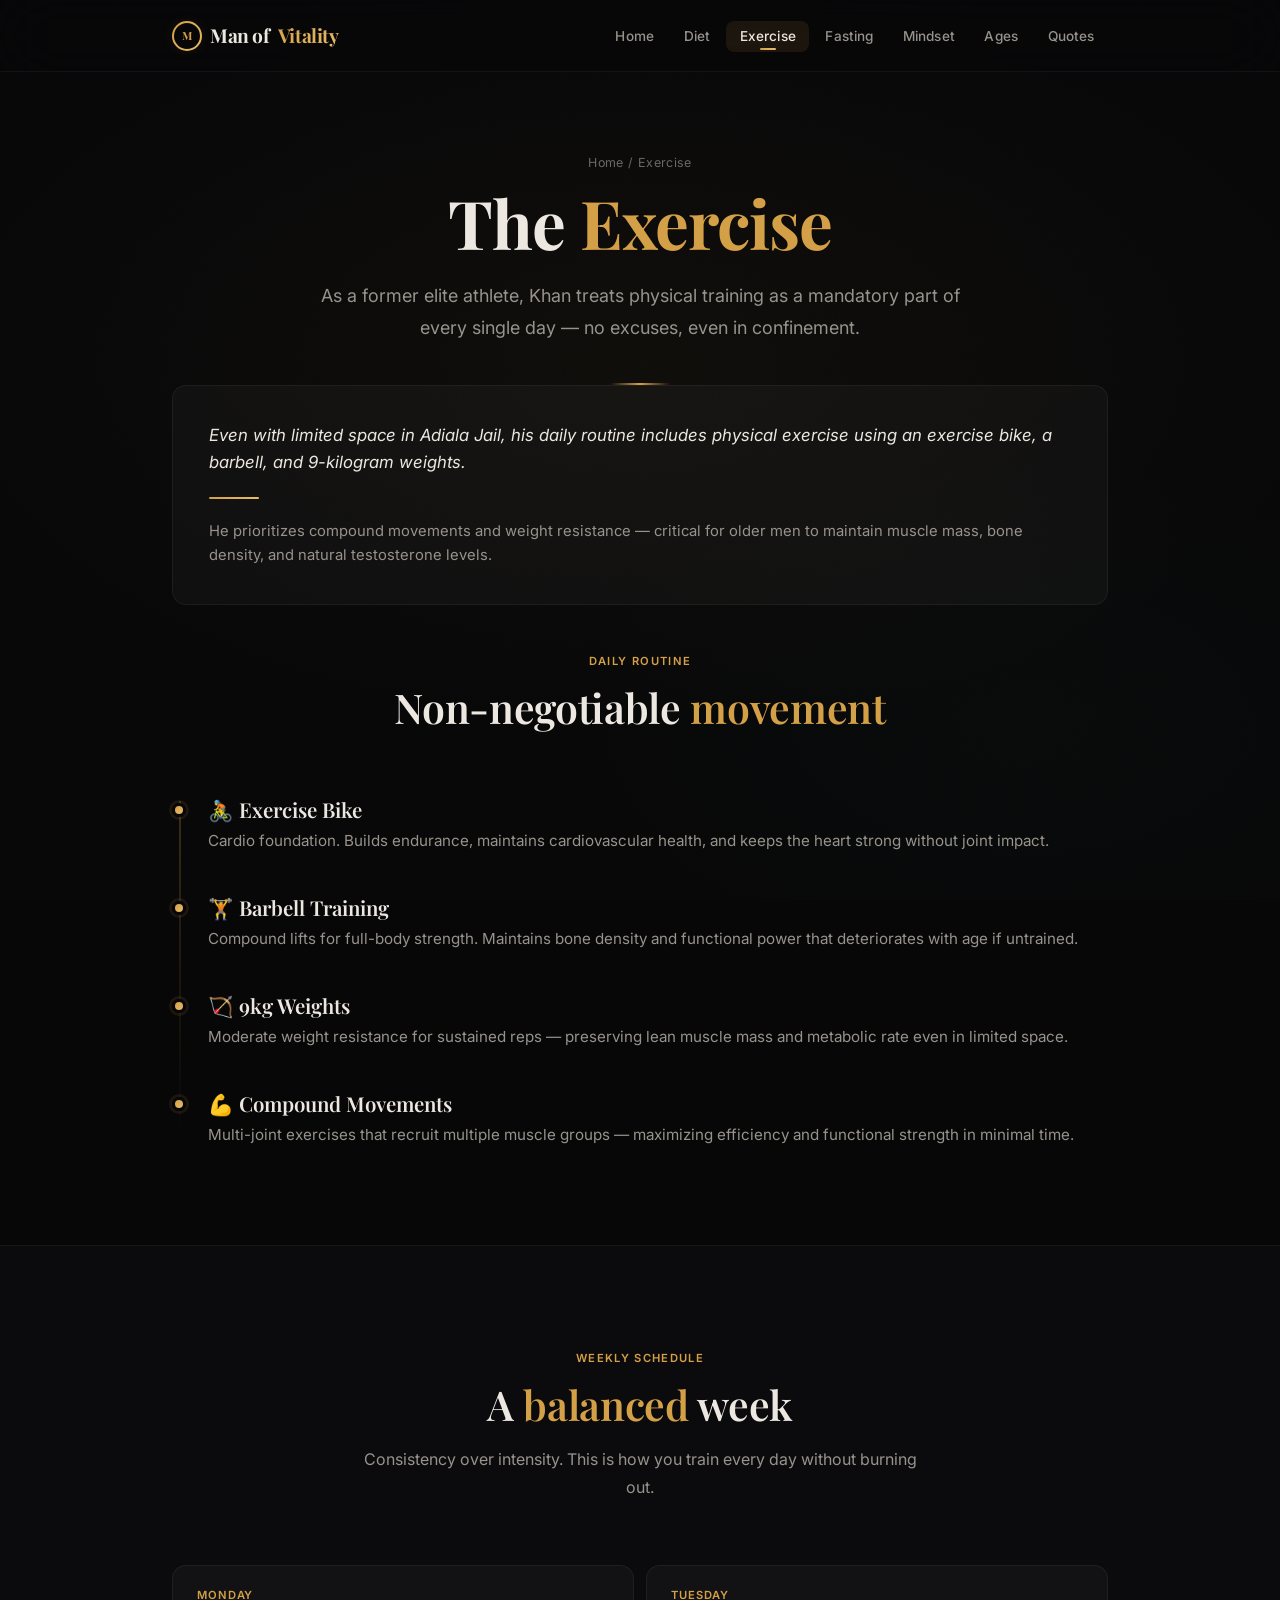
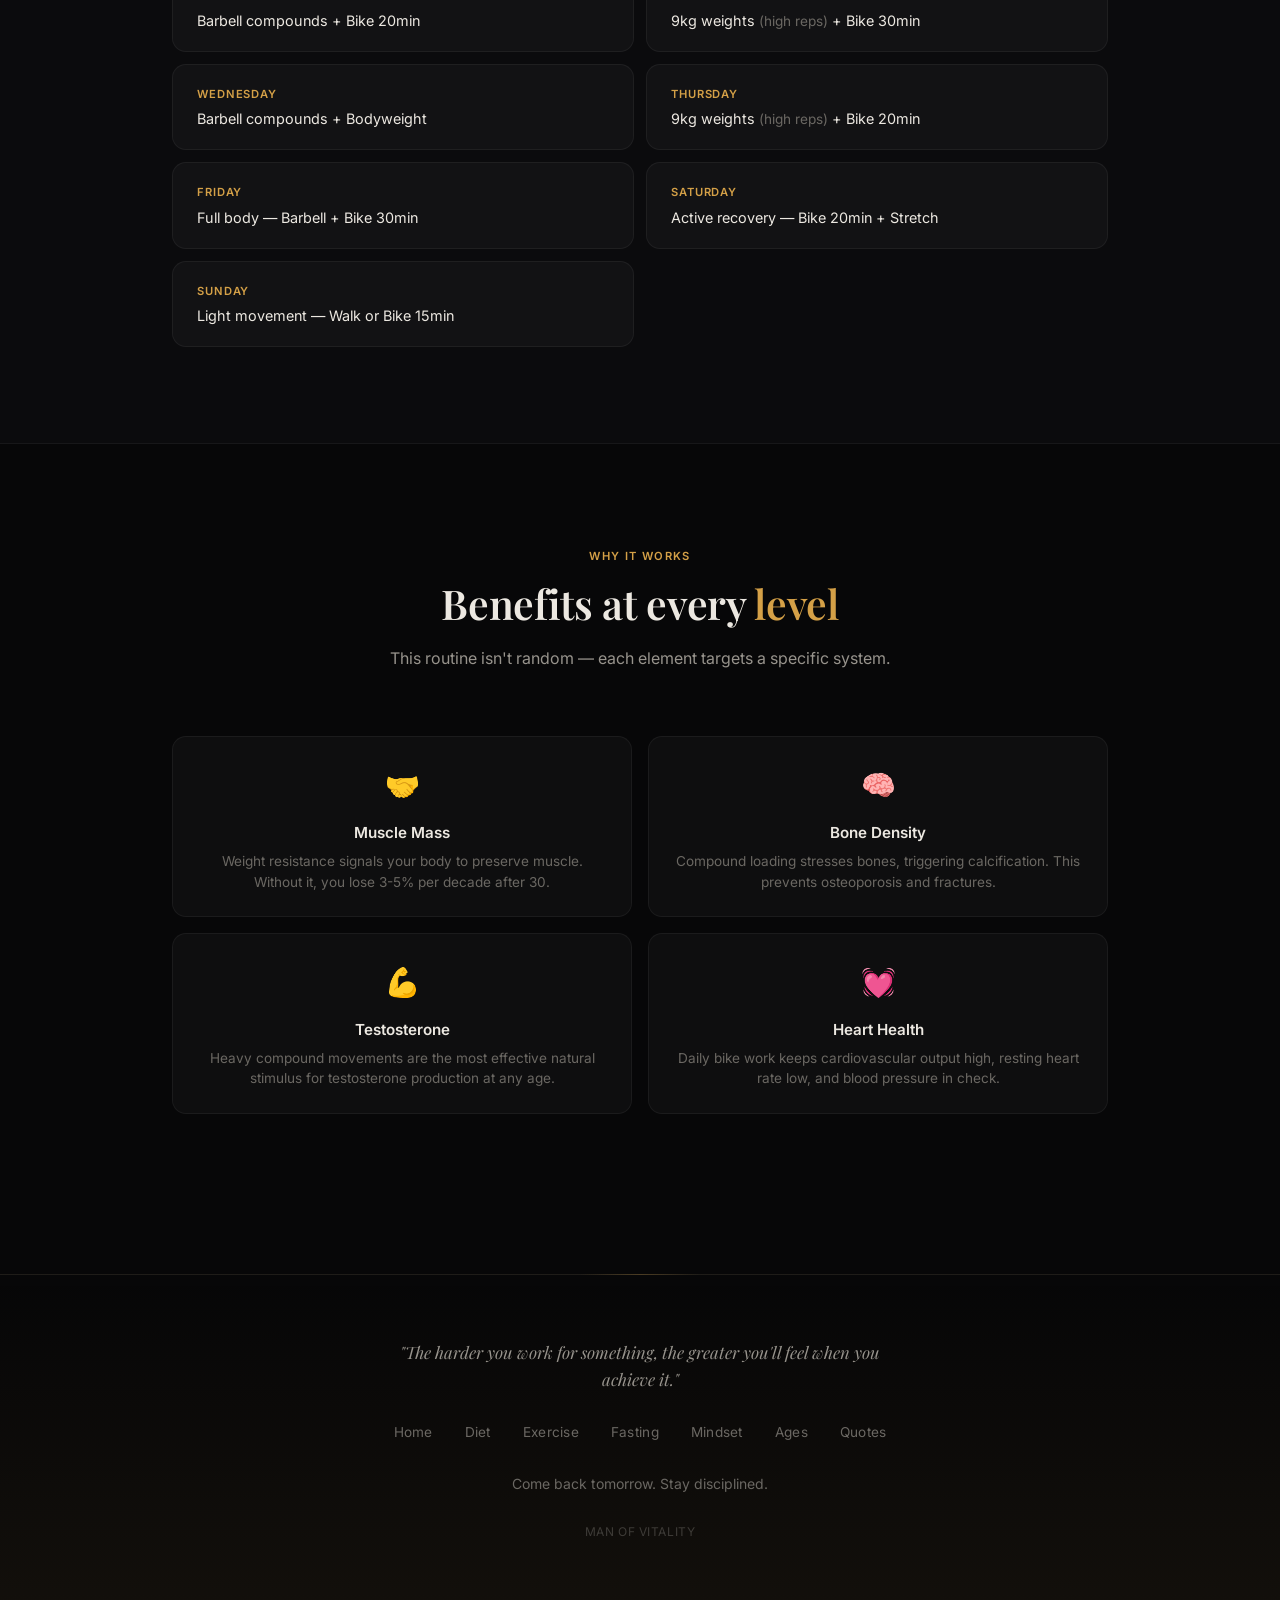
<file: exercise.html>
<!DOCTYPE html>
<html lang="en">
<head>
  <meta charset="UTF-8">
  <meta name="viewport" content="width=device-width, initial-scale=1.0">
  <title>The Exercise — Man of Vitality</title>
  <meta name="description" content="Imran Khan's daily exercise routine at 73 — bike, barbell, weights, and compound movements.">
  <link rel="icon" type="image/svg+xml" href="data:image/svg+xml,%3Csvg xmlns='http://www.w3.org/2000/svg' viewBox='0 0 100 100'%3E%3Crect width='100' height='100' rx='20' fill='%23070708'/%3E%3Cpath d='M50 20 L75 50 L50 80 L25 50 Z' fill='%23d4a047'/%3E%3C/svg%3E">
  <link rel="preconnect" href="https://fonts.googleapis.com">
  <link rel="preconnect" href="https://fonts.gstatic.com" crossorigin>
  <link href="https://fonts.googleapis.com/css2?family=Inter:wght@400;500;600&family=Playfair+Display:ital,wght@0,600;0,700;1,600&display=swap" rel="stylesheet">
  <link rel="stylesheet" href="styles.css">
</head>
<body>

  <header class="header">
    <nav class="nav">
      <a href="index.html" class="nav-logo">
        <span class="logo-mark">M</span>
        Man of <span class="accent">Vitality</span>
      </a>
      <input type="checkbox" id="nav-toggle" class="nav-toggle">
      <label for="nav-toggle" class="nav-toggle-label" aria-label="Toggle navigation">
        <span></span>
      </label>
      <div class="nav-overlay"></div>
      <ul class="nav-links">
        <li><a href="index.html">Home</a></li>
        <li><a href="diet.html">Diet</a></li>
        <li><a href="exercise.html" class="active">Exercise</a></li>
        <li><a href="fasting.html">Fasting</a></li>
        <li><a href="mindset.html">Mindset</a></li>
        <li><a href="age-ranges.html">Ages</a></li>
        <li><a href="quotes.html">Quotes</a></li>
      </ul>
    </nav>
  </header>

  <section class="page-header">
    <div class="container">
      <p class="breadcrumb"><a href="index.html">Home</a> / Exercise</p>
      <h1>The <span class="accent">Exercise</span></h1>
      <p class="lead">As a former elite athlete, Khan treats physical training as a mandatory part of every single day — no excuses, even in confinement.</p>
    </div>
  </section>

  <section class="section pt-0">
    <div class="container">
      <div class="card reveal" style="margin-bottom: 2.5rem;">
        <p style="font-size:1.05rem;font-style:italic;color:var(--text);">
          Even with limited space in Adiala Jail, his daily routine includes physical exercise using an exercise bike, a barbell, and 9-kilogram weights.
        </p>
        <div class="divider" style="margin:1.25rem 0;"></div>
        <p>He prioritizes compound movements and weight resistance — critical for older men to maintain muscle mass, bone density, and natural testosterone levels.</p>
      </div>

      <div class="section-header reveal">
        <span class="section-label">Daily Routine</span>
        <h2>Non-negotiable <span class="accent">movement</span></h2>
      </div>

      <div class="timeline">
        <div class="timeline-item reveal">
          <h3>&#128692; Exercise Bike</h3>
          <p>Cardio foundation. Builds endurance, maintains cardiovascular health, and keeps the heart strong without joint impact.</p>
        </div>
        <div class="timeline-item reveal">
          <h3>&#127947; Barbell Training</h3>
          <p>Compound lifts for full-body strength. Maintains bone density and functional power that deteriorates with age if untrained.</p>
        </div>
        <div class="timeline-item reveal">
          <h3>&#127993; 9kg Weights</h3>
          <p>Moderate weight resistance for sustained reps — preserving lean muscle mass and metabolic rate even in limited space.</p>
        </div>
        <div class="timeline-item reveal">
          <h3>&#128170; Compound Movements</h3>
          <p>Multi-joint exercises that recruit multiple muscle groups — maximizing efficiency and functional strength in minimal time.</p>
        </div>
      </div>
    </div>
  </section>

  <section class="section section-alt">
    <div class="container">
      <div class="section-header reveal">
        <span class="section-label">Weekly Schedule</span>
        <h2>A <span class="accent">balanced</span> week</h2>
        <p>Consistency over intensity. This is how you train every day without burning out.</p>
      </div>

      <div class="schedule-grid">
        <div class="schedule-day reveal">
          <div class="day">Monday</div>
          <div class="activity">Barbell compounds + Bike 20min</div>
        </div>
        <div class="schedule-day reveal">
          <div class="day">Tuesday</div>
          <div class="activity">9kg weights <span class="light">(high reps)</span> + Bike 30min</div>
        </div>
        <div class="schedule-day reveal">
          <div class="day">Wednesday</div>
          <div class="activity">Barbell compounds + Bodyweight</div>
        </div>
        <div class="schedule-day reveal">
          <div class="day">Thursday</div>
          <div class="activity">9kg weights <span class="light">(high reps)</span> + Bike 20min</div>
        </div>
        <div class="schedule-day reveal">
          <div class="day">Friday</div>
          <div class="activity">Full body — Barbell + Bike 30min</div>
        </div>
        <div class="schedule-day reveal">
          <div class="day">Saturday</div>
          <div class="activity">Active recovery — Bike 20min + Stretch</div>
        </div>
        <div class="schedule-day reveal">
          <div class="day">Sunday</div>
          <div class="activity">Light movement — Walk or Bike 15min</div>
        </div>
      </div>
    </div>
  </section>

  <section class="section">
    <div class="container">
      <div class="section-header reveal">
        <span class="section-label">Why It Works</span>
        <h2>Benefits at every <span class="accent">level</span></h2>
        <p>This routine isn't random — each element targets a specific system.</p>
      </div>

      <div class="benefits-grid">
        <div class="benefit-card reveal">
          <div class="benefit-icon">&#129309;</div>
          <h4>Muscle Mass</h4>
          <p>Weight resistance signals your body to preserve muscle. Without it, you lose 3-5% per decade after 30.</p>
        </div>
        <div class="benefit-card reveal">
          <div class="benefit-icon">&#129504;</div>
          <h4>Bone Density</h4>
          <p>Compound loading stresses bones, triggering calcification. This prevents osteoporosis and fractures.</p>
        </div>
        <div class="benefit-card reveal">
          <div class="benefit-icon">&#128170;</div>
          <h4>Testosterone</h4>
          <p>Heavy compound movements are the most effective natural stimulus for testosterone production at any age.</p>
        </div>
        <div class="benefit-card reveal">
          <div class="benefit-icon">&#128147;</div>
          <h4>Heart Health</h4>
          <p>Daily bike work keeps cardiovascular output high, resting heart rate low, and blood pressure in check.</p>
        </div>
      </div>
    </div>
  </section>

  <footer class="footer">
    <div class="container">
      <p class="footer-quote">"The harder you work for something, the greater you'll feel when you achieve it."</p>
      <div class="footer-nav">
        <a href="index.html">Home</a>
        <a href="diet.html">Diet</a>
        <a href="exercise.html">Exercise</a>
        <a href="fasting.html">Fasting</a>
        <a href="mindset.html">Mindset</a>
        <a href="age-ranges.html">Ages</a>
        <a href="quotes.html">Quotes</a>
      </div>
      <p>Come back tomorrow. Stay disciplined.</p>
      <p class="footer-motto">Man of Vitality</p>
    </div>
  </footer>

  <script>
    const observer = new IntersectionObserver((entries) => {
      entries.forEach(entry => {
        if (entry.isIntersecting) {
          entry.target.classList.add('visible');
        }
      });
    }, { threshold: 0.1 });

    document.querySelectorAll('.reveal, .reveal-left, .reveal-right').forEach(el => observer.observe(el));
  </script>
</body>
</html>
</file>
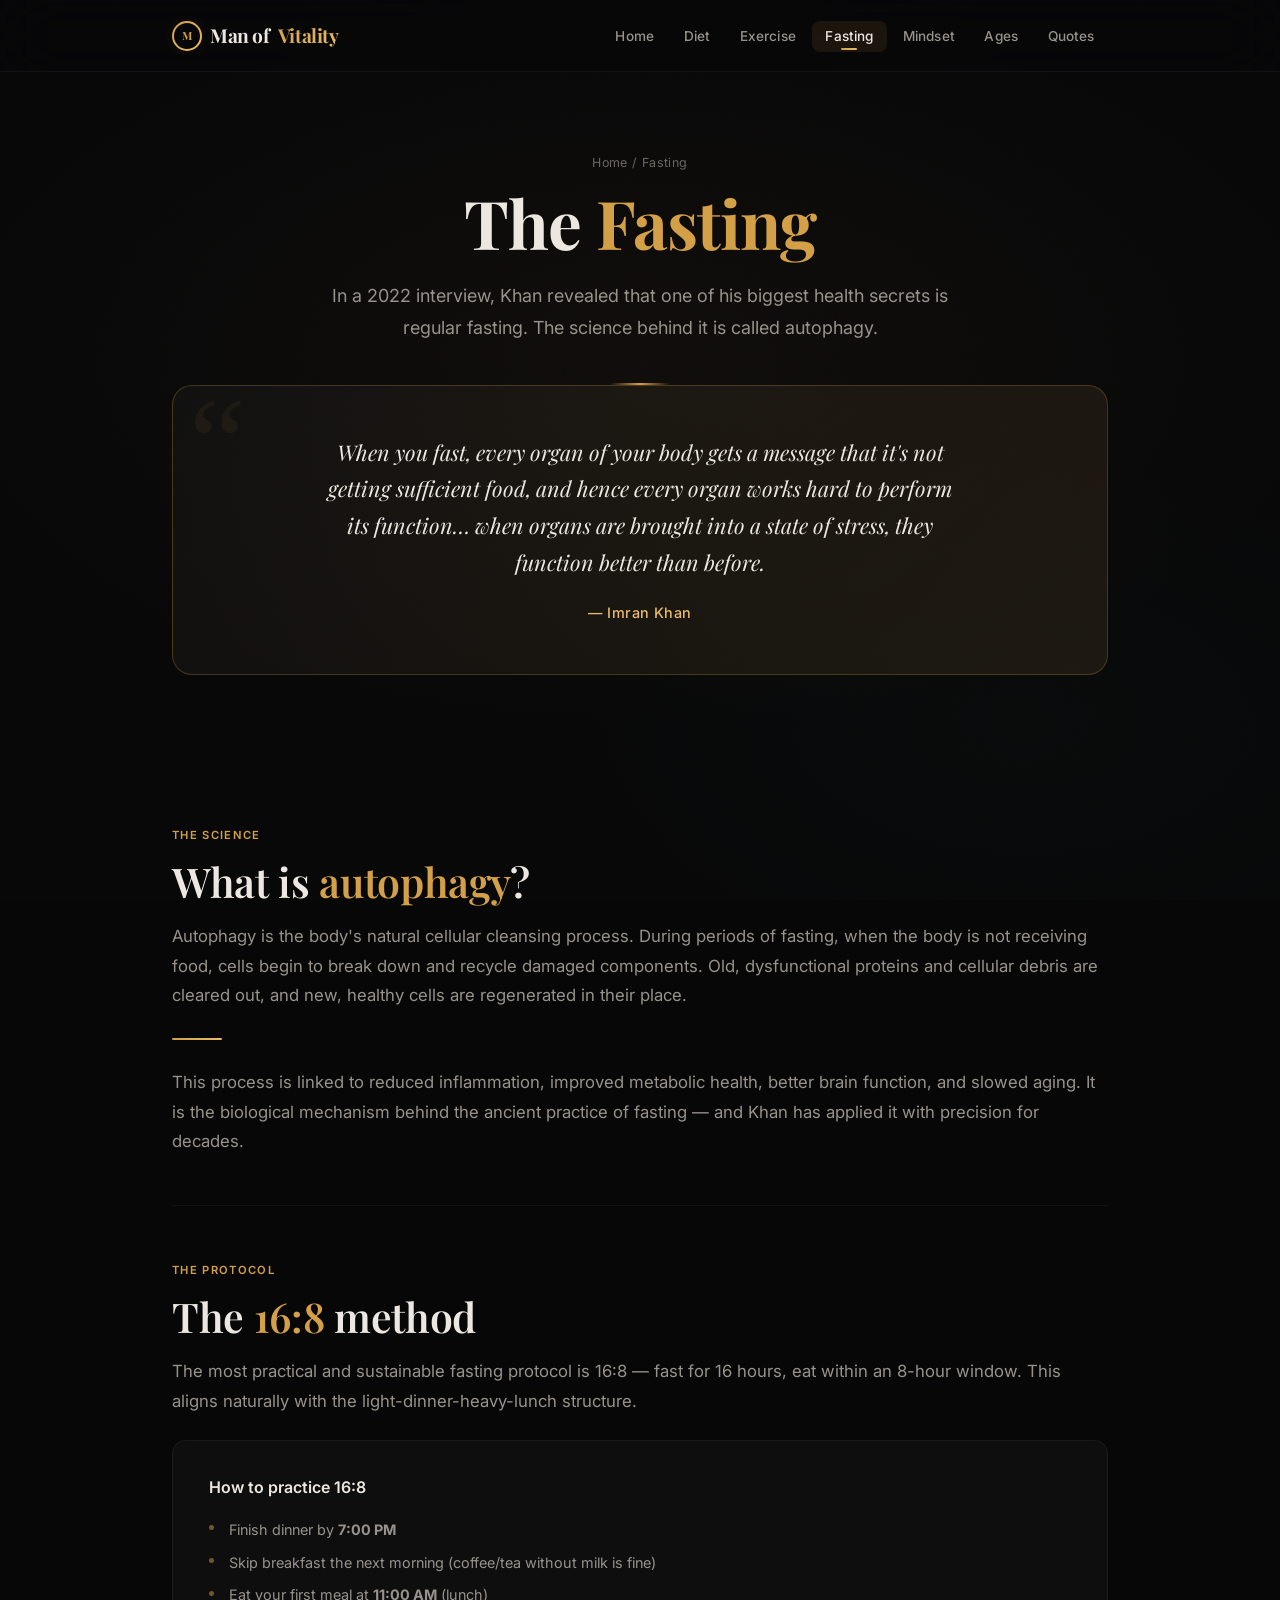
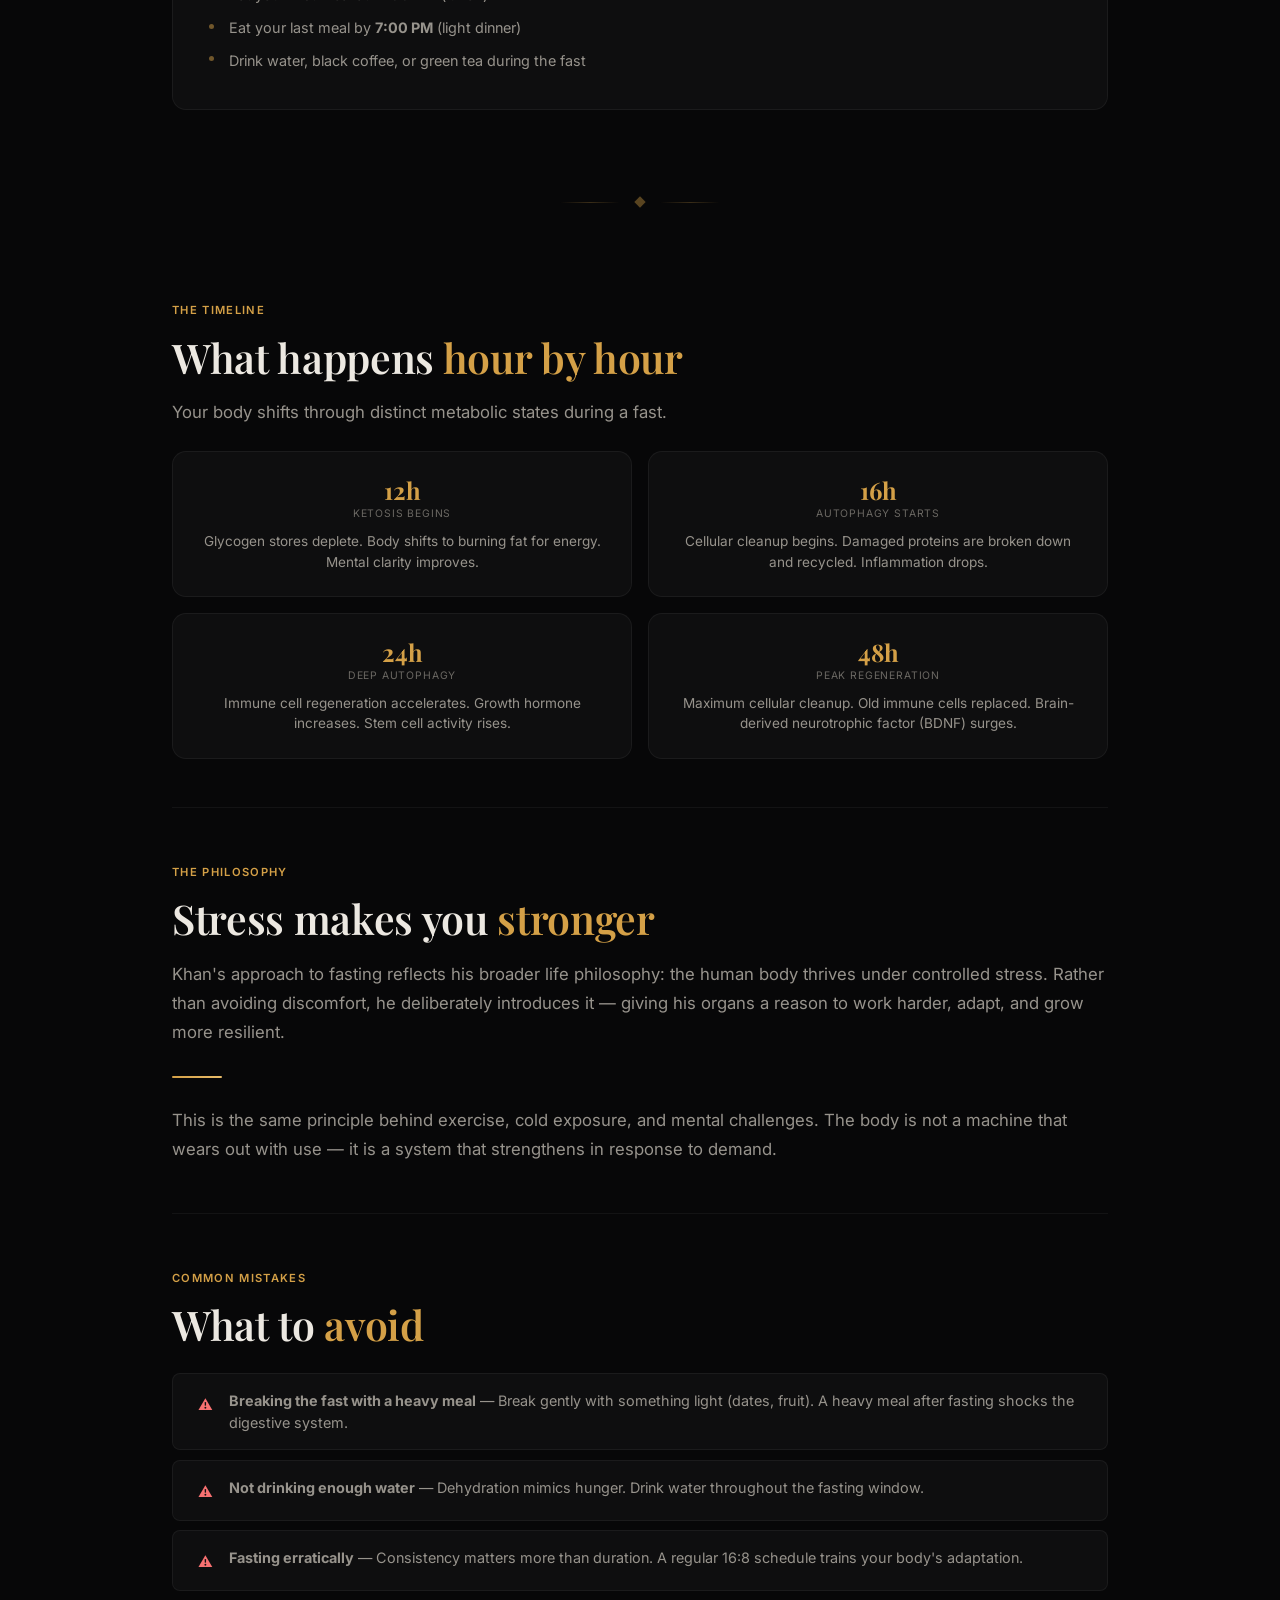
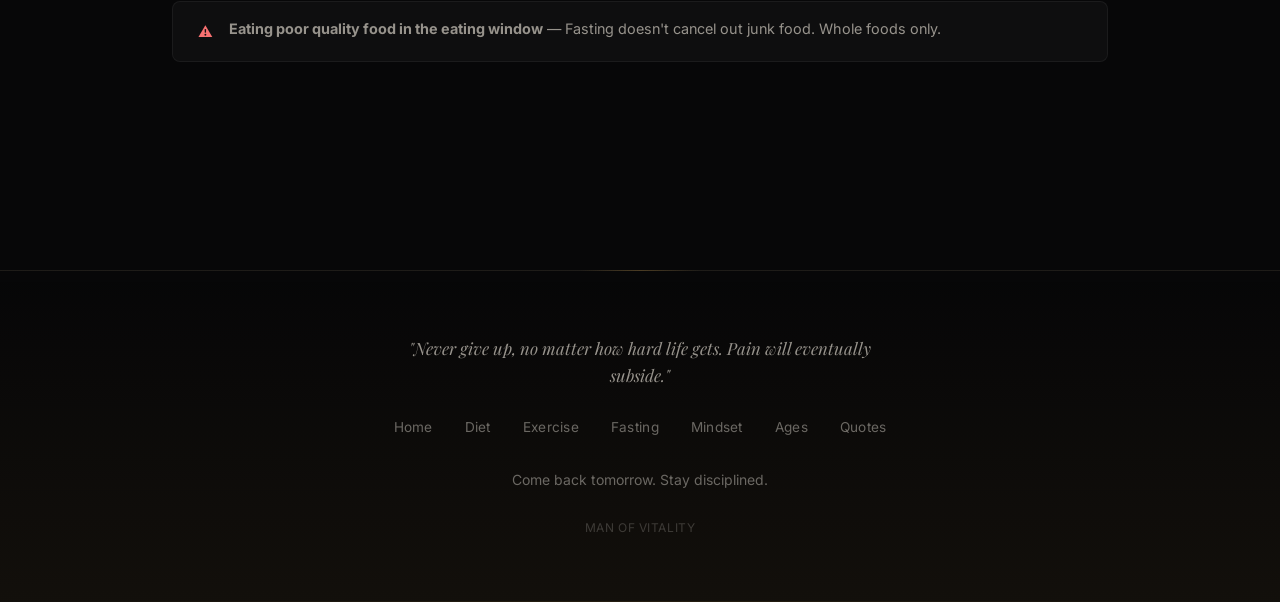
<file: fasting.html>
<!DOCTYPE html>
<html lang="en">
<head>
  <meta charset="UTF-8">
  <meta name="viewport" content="width=device-width, initial-scale=1.0">
  <title>The Fasting — Man of Vitality</title>
  <meta name="description" content="Imran Khan's fasting philosophy — autophagy, cellular regeneration, and why stress makes the body stronger.">
  <link rel="icon" type="image/svg+xml" href="data:image/svg+xml,%3Csvg xmlns='http://www.w3.org/2000/svg' viewBox='0 0 100 100'%3E%3Crect width='100' height='100' rx='20' fill='%23070708'/%3E%3Cpath d='M50 20 L75 50 L50 80 L25 50 Z' fill='%23d4a047'/%3E%3C/svg%3E">
  <link rel="preconnect" href="https://fonts.googleapis.com">
  <link rel="preconnect" href="https://fonts.gstatic.com" crossorigin>
  <link href="https://fonts.googleapis.com/css2?family=Inter:wght@400;500;600&family=Playfair+Display:ital,wght@0,600;0,700;1,600&display=swap" rel="stylesheet">
  <link rel="stylesheet" href="styles.css">
</head>
<body>

  <header class="header">
    <nav class="nav">
      <a href="index.html" class="nav-logo">
        <span class="logo-mark">M</span>
        Man of <span class="accent">Vitality</span>
      </a>
      <input type="checkbox" id="nav-toggle" class="nav-toggle">
      <label for="nav-toggle" class="nav-toggle-label" aria-label="Toggle navigation">
        <span></span>
      </label>
      <div class="nav-overlay"></div>
      <ul class="nav-links">
        <li><a href="index.html">Home</a></li>
        <li><a href="diet.html">Diet</a></li>
        <li><a href="exercise.html">Exercise</a></li>
        <li><a href="fasting.html" class="active">Fasting</a></li>
        <li><a href="mindset.html">Mindset</a></li>
        <li><a href="age-ranges.html">Ages</a></li>
        <li><a href="quotes.html">Quotes</a></li>
      </ul>
    </nav>
  </header>

  <section class="page-header">
    <div class="container">
      <p class="breadcrumb"><a href="index.html">Home</a> / Fasting</p>
      <h1>The <span class="accent">Fasting</span></h1>
      <p class="lead">In a 2022 interview, Khan revealed that one of his biggest health secrets is regular fasting. The science behind it is called autophagy.</p>
    </div>
  </section>

  <section class="section pt-0">
    <div class="container">
      <div class="featured-quote reveal">
        <blockquote>
          When you fast, every organ of your body gets a message that it's not getting sufficient food, and hence every organ works hard to perform its function&hellip; when organs are brought into a state of stress, they function better than before.
        </blockquote>
        <cite>— Imran Khan</cite>
      </div>
    </div>
  </section>

  <section class="section pt-0">
    <div class="container">
      <div class="content-section reveal">
        <span class="section-label">The Science</span>
        <h2>What is <span class="accent">autophagy</span>?</h2>
        <p class="mt-1">
          Autophagy is the body's natural cellular cleansing process. During periods of fasting, when the body is not receiving food,
          cells begin to break down and recycle damaged components. Old, dysfunctional proteins and cellular debris are cleared out,
          and new, healthy cells are regenerated in their place.
        </p>
        <div class="divider"></div>
        <p>
          This process is linked to reduced inflammation, improved metabolic health, better brain function, and slowed aging.
          It is the biological mechanism behind the ancient practice of fasting — and Khan has applied it with precision for decades.
        </p>
      </div>

      <div class="content-section reveal">
        <span class="section-label">The Protocol</span>
        <h2>The <span class="accent">16:8</span> method</h2>
        <p class="mt-1">
          The most practical and sustainable fasting protocol is 16:8 — fast for 16 hours, eat within an 8-hour window.
          This aligns naturally with the light-dinner-heavy-lunch structure.
        </p>
        <div class="protocol-card">
          <h4>How to practice 16:8</h4>
          <ul>
            <li>Finish dinner by <strong>7:00 PM</strong></li>
            <li>Skip breakfast the next morning (coffee/tea without milk is fine)</li>
            <li>Eat your first meal at <strong>11:00 AM</strong> (lunch)</li>
            <li>Eat your last meal by <strong>7:00 PM</strong> (light dinner)</li>
            <li>Drink water, black coffee, or green tea during the fast</li>
          </ul>
        </div>
      </div>

      <div class="ornament">
        <span class="ornament-line"></span>
        <span class="ornament-diamond"></span>
        <span class="ornament-line"></span>
      </div>

      <div class="content-section reveal">
        <span class="section-label">The Timeline</span>
        <h2>What happens <span class="accent">hour by hour</span></h2>
        <p class="mt-1">Your body shifts through distinct metabolic states during a fast.</p>

        <div class="autophagy-timeline">
          <div class="fasting-stage reveal">
            <div class="stage-hours">12h</div>
            <div class="stage-label">Ketosis begins</div>
            <p class="stage-desc">Glycogen stores deplete. Body shifts to burning fat for energy. Mental clarity improves.</p>
          </div>
          <div class="fasting-stage reveal">
            <div class="stage-hours">16h</div>
            <div class="stage-label">Autophagy starts</div>
            <p class="stage-desc">Cellular cleanup begins. Damaged proteins are broken down and recycled. Inflammation drops.</p>
          </div>
          <div class="fasting-stage reveal">
            <div class="stage-hours">24h</div>
            <div class="stage-label">Deep autophagy</div>
            <p class="stage-desc">Immune cell regeneration accelerates. Growth hormone increases. Stem cell activity rises.</p>
          </div>
          <div class="fasting-stage reveal">
            <div class="stage-hours">48h</div>
            <div class="stage-label">Peak regeneration</div>
            <p class="stage-desc">Maximum cellular cleanup. Old immune cells replaced. Brain-derived neurotrophic factor (BDNF) surges.</p>
          </div>
        </div>
      </div>

      <div class="content-section reveal">
        <span class="section-label">The Philosophy</span>
        <h2>Stress makes you <span class="accent">stronger</span></h2>
        <p class="mt-1">
          Khan's approach to fasting reflects his broader life philosophy: the human body thrives under controlled stress.
          Rather than avoiding discomfort, he deliberately introduces it — giving his organs a reason to work harder,
          adapt, and grow more resilient.
        </p>
        <div class="divider"></div>
        <p>
          This is the same principle behind exercise, cold exposure, and mental challenges. The body is not a machine that wears out
          with use — it is a system that strengthens in response to demand.
        </p>
      </div>

      <div class="content-section reveal">
        <span class="section-label">Common Mistakes</span>
        <h2>What to <span class="accent">avoid</span></h2>

        <div class="mistakes-grid">
          <div class="mistake-item">
            <div class="mistake-icon">&#9888;</div>
            <div class="mistake-text"><strong>Breaking the fast with a heavy meal</strong> — Break gently with something light (dates, fruit). A heavy meal after fasting shocks the digestive system.</div>
          </div>
          <div class="mistake-item">
            <div class="mistake-icon">&#9888;</div>
            <div class="mistake-text"><strong>Not drinking enough water</strong> — Dehydration mimics hunger. Drink water throughout the fasting window.</div>
          </div>
          <div class="mistake-item">
            <div class="mistake-icon">&#9888;</div>
            <div class="mistake-text"><strong>Fasting erratically</strong> — Consistency matters more than duration. A regular 16:8 schedule trains your body's adaptation.</div>
          </div>
          <div class="mistake-item">
            <div class="mistake-icon">&#9888;</div>
            <div class="mistake-text"><strong>Eating poor quality food in the eating window</strong> — Fasting doesn't cancel out junk food. Whole foods only.</div>
          </div>
        </div>
      </div>
    </div>
  </section>

  <footer class="footer">
    <div class="container">
      <p class="footer-quote">"Never give up, no matter how hard life gets. Pain will eventually subside."</p>
      <div class="footer-nav">
        <a href="index.html">Home</a>
        <a href="diet.html">Diet</a>
        <a href="exercise.html">Exercise</a>
        <a href="fasting.html">Fasting</a>
        <a href="mindset.html">Mindset</a>
        <a href="age-ranges.html">Ages</a>
        <a href="quotes.html">Quotes</a>
      </div>
      <p>Come back tomorrow. Stay disciplined.</p>
      <p class="footer-motto">Man of Vitality</p>
    </div>
  </footer>

  <script>
    const observer = new IntersectionObserver((entries) => {
      entries.forEach(entry => {
        if (entry.isIntersecting) {
          entry.target.classList.add('visible');
        }
      });
    }, { threshold: 0.1 });

    document.querySelectorAll('.reveal, .reveal-left, .reveal-right').forEach(el => observer.observe(el));
  </script>
</body>
</html>
</file>
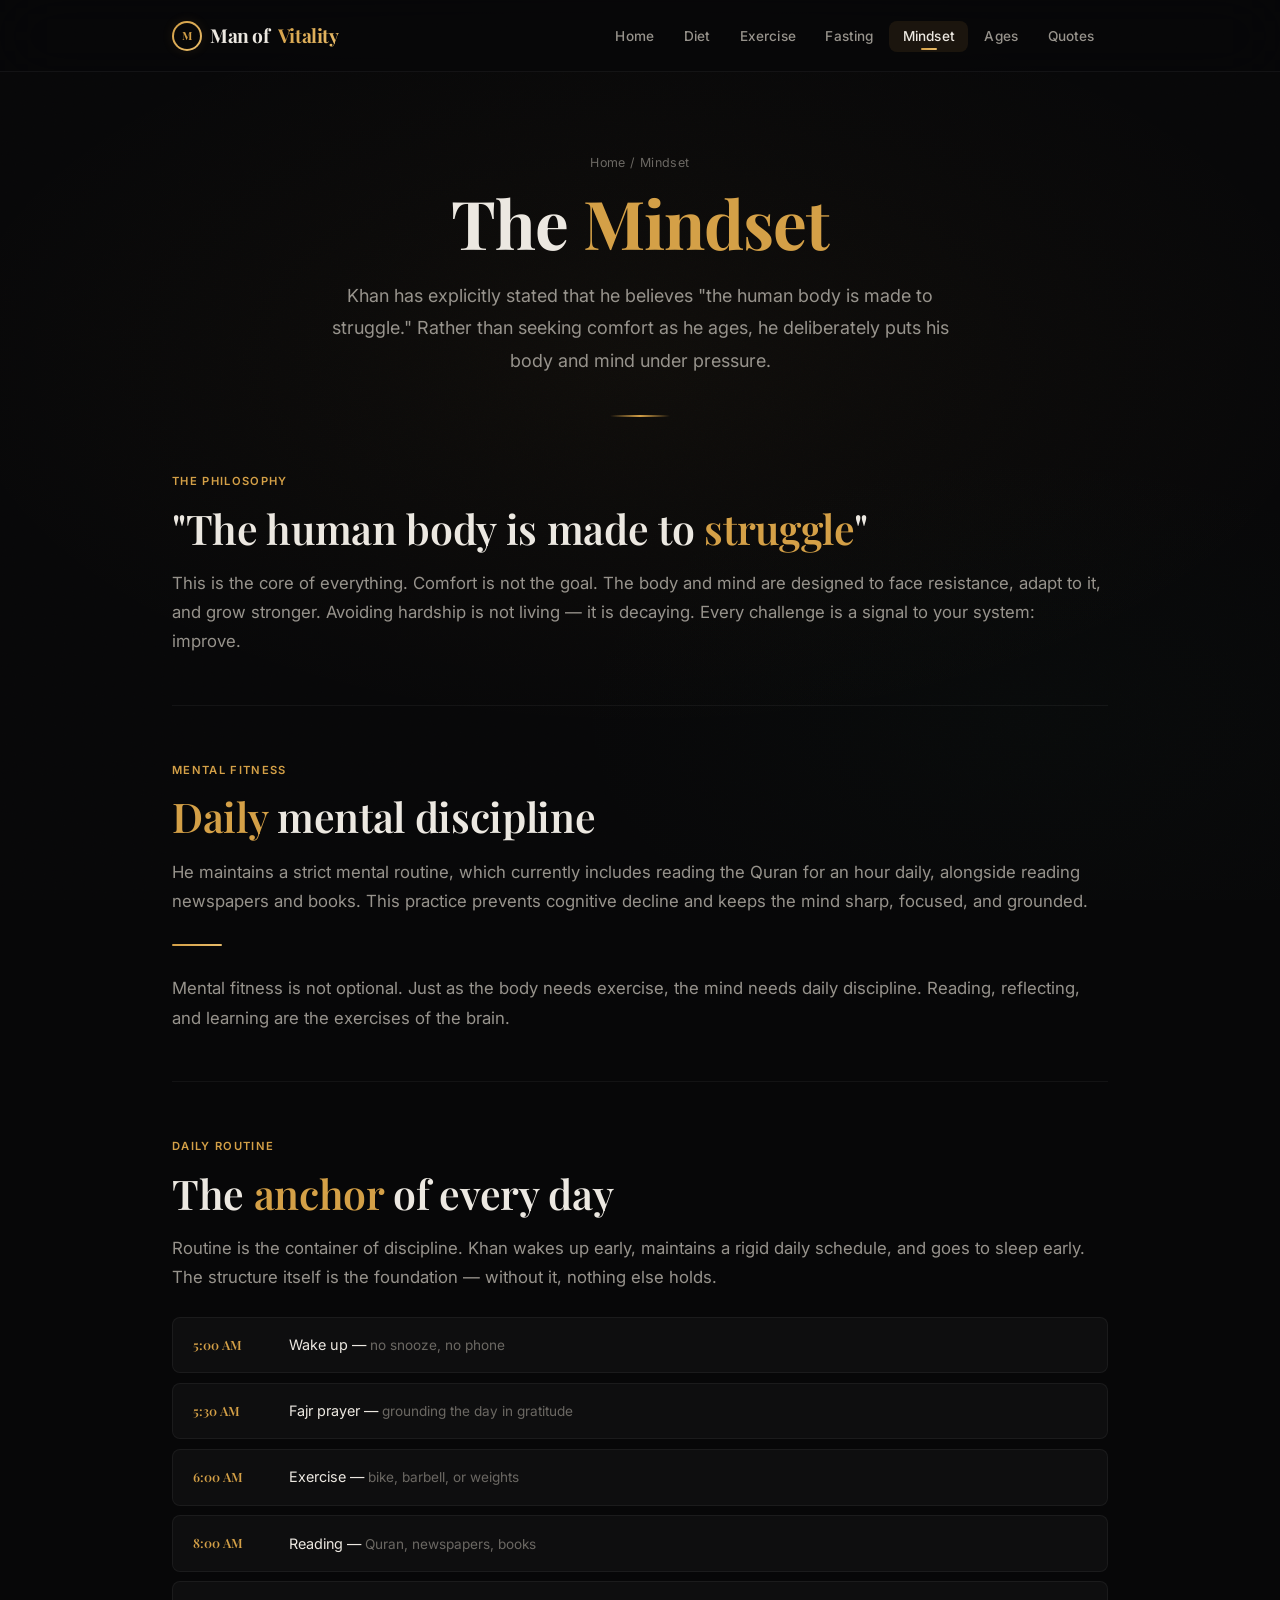
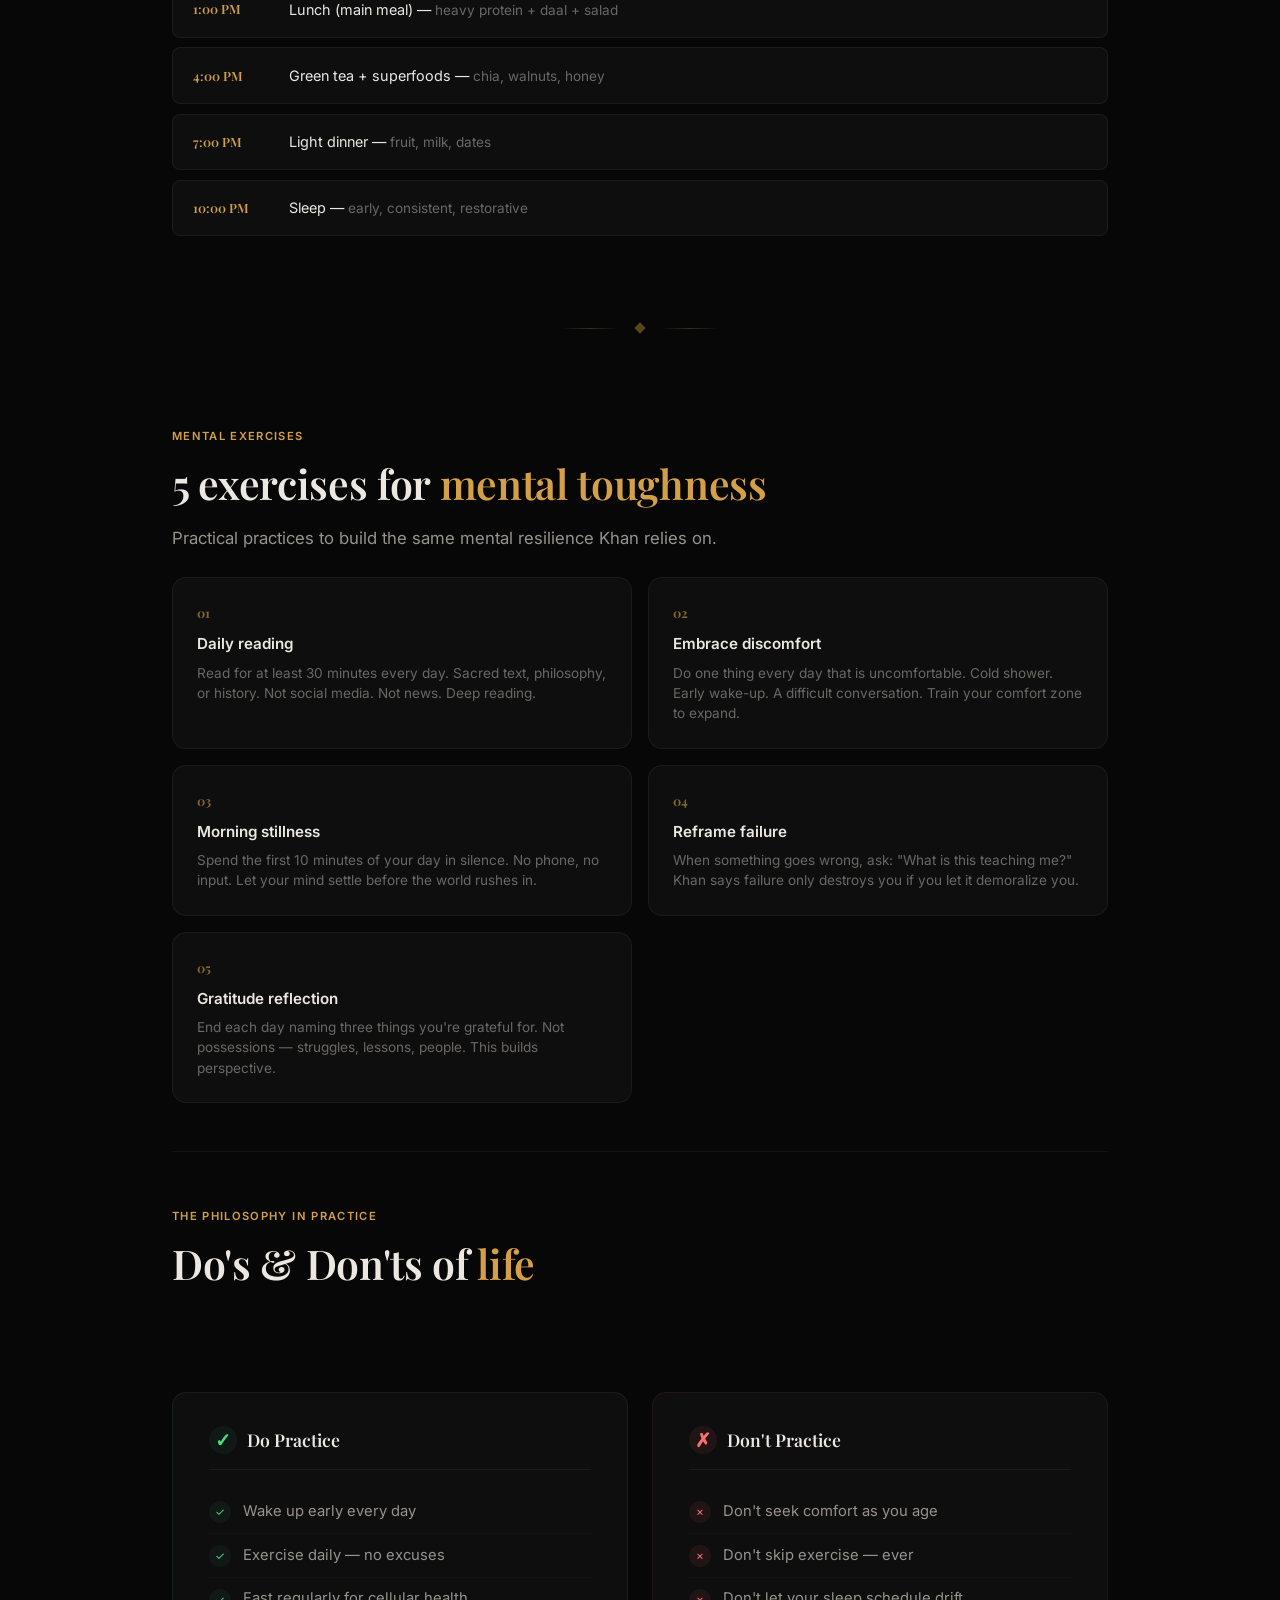
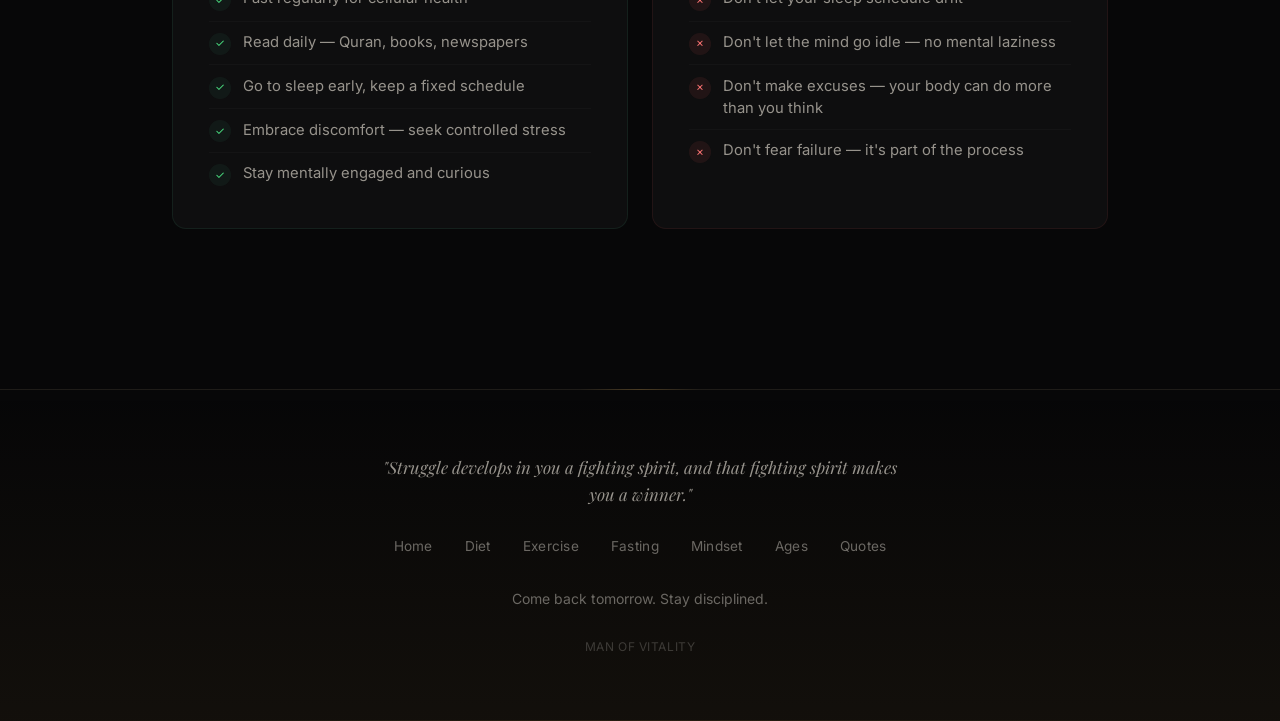
<file: mindset.html>
<!DOCTYPE html>
<html lang="en">
<head>
  <meta charset="UTF-8">
  <meta name="viewport" content="width=device-width, initial-scale=1.0">
  <title>The Mindset — Man of Vitality</title>
  <meta name="description" content="Imran Khan's mental discipline, daily routine, and the 'struggle' philosophy that drives him.">
  <link rel="icon" type="image/svg+xml" href="data:image/svg+xml,%3Csvg xmlns='http://www.w3.org/2000/svg' viewBox='0 0 100 100'%3E%3Crect width='100' height='100' rx='20' fill='%23070708'/%3E%3Cpath d='M50 20 L75 50 L50 80 L25 50 Z' fill='%23d4a047'/%3E%3C/svg%3E">
  <link rel="preconnect" href="https://fonts.googleapis.com">
  <link rel="preconnect" href="https://fonts.gstatic.com" crossorigin>
  <link href="https://fonts.googleapis.com/css2?family=Inter:wght@400;500;600&family=Playfair+Display:ital,wght@0,600;0,700;1,600&display=swap" rel="stylesheet">
  <link rel="stylesheet" href="styles.css">
</head>
<body>

  <header class="header">
    <nav class="nav">
      <a href="index.html" class="nav-logo">
        <span class="logo-mark">M</span>
        Man of <span class="accent">Vitality</span>
      </a>
      <input type="checkbox" id="nav-toggle" class="nav-toggle">
      <label for="nav-toggle" class="nav-toggle-label" aria-label="Toggle navigation">
        <span></span>
      </label>
      <div class="nav-overlay"></div>
      <ul class="nav-links">
        <li><a href="index.html">Home</a></li>
        <li><a href="diet.html">Diet</a></li>
        <li><a href="exercise.html">Exercise</a></li>
        <li><a href="fasting.html">Fasting</a></li>
        <li><a href="mindset.html" class="active">Mindset</a></li>
        <li><a href="age-ranges.html">Ages</a></li>
        <li><a href="quotes.html">Quotes</a></li>
      </ul>
    </nav>
  </header>

  <section class="page-header">
    <div class="container">
      <p class="breadcrumb"><a href="index.html">Home</a> / Mindset</p>
      <h1>The <span class="accent">Mindset</span></h1>
      <p class="lead">Khan has explicitly stated that he believes "the human body is made to struggle." Rather than seeking comfort as he ages, he deliberately puts his body and mind under pressure.</p>
    </div>
  </section>

  <section class="section pt-0">
    <div class="container">

      <div class="content-section reveal">
        <span class="section-label">The Philosophy</span>
        <h2>"The human body is made to <span class="accent">struggle</span>"</h2>
        <p class="mt-1">
          This is the core of everything. Comfort is not the goal. The body and mind are designed to face resistance,
          adapt to it, and grow stronger. Avoiding hardship is not living — it is decaying. Every challenge is a signal
          to your system: improve.
        </p>
      </div>

      <div class="content-section reveal">
        <span class="section-label">Mental Fitness</span>
        <h2><span class="accent">Daily</span> mental discipline</h2>
        <p class="mt-1">
          He maintains a strict mental routine, which currently includes reading the Quran for an hour daily,
          alongside reading newspapers and books. This practice prevents cognitive decline and keeps the mind sharp,
          focused, and grounded.
        </p>
        <div class="divider"></div>
        <p>
          Mental fitness is not optional. Just as the body needs exercise, the mind needs daily discipline.
          Reading, reflecting, and learning are the exercises of the brain.
        </p>
      </div>

      <div class="content-section reveal">
        <span class="section-label">Daily Routine</span>
        <h2>The <span class="accent">anchor</span> of every day</h2>
        <p class="mt-1">
          Routine is the container of discipline. Khan wakes up early, maintains a rigid daily schedule,
          and goes to sleep early. The structure itself is the foundation — without it, nothing else holds.
        </p>

        <div class="routine-grid">
          <div class="routine-item reveal-left">
            <div class="routine-time">5:00 AM</div>
            <div class="routine-activity">Wake up &mdash; <span class="light">no snooze, no phone</span></div>
          </div>
          <div class="routine-item reveal-left reveal-stagger-1">
            <div class="routine-time">5:30 AM</div>
            <div class="routine-activity">Fajr prayer &mdash; <span class="light">grounding the day in gratitude</span></div>
          </div>
          <div class="routine-item reveal-left reveal-stagger-2">
            <div class="routine-time">6:00 AM</div>
            <div class="routine-activity">Exercise &mdash; <span class="light">bike, barbell, or weights</span></div>
          </div>
          <div class="routine-item reveal-left reveal-stagger-3">
            <div class="routine-time">8:00 AM</div>
            <div class="routine-activity">Reading &mdash; <span class="light">Quran, newspapers, books</span></div>
          </div>
          <div class="routine-item reveal-left reveal-stagger-4">
            <div class="routine-time">1:00 PM</div>
            <div class="routine-activity">Lunch (main meal) &mdash; <span class="light">heavy protein + daal + salad</span></div>
          </div>
          <div class="routine-item reveal-left reveal-stagger-4">
            <div class="routine-time">4:00 PM</div>
            <div class="routine-activity">Green tea + superfoods &mdash; <span class="light">chia, walnuts, honey</span></div>
          </div>
          <div class="routine-item reveal-left reveal-stagger-4">
            <div class="routine-time">7:00 PM</div>
            <div class="routine-activity">Light dinner &mdash; <span class="light">fruit, milk, dates</span></div>
          </div>
          <div class="routine-item reveal-left reveal-stagger-4">
            <div class="routine-time">10:00 PM</div>
            <div class="routine-activity">Sleep &mdash; <span class="light">early, consistent, restorative</span></div>
          </div>
        </div>
      </div>

      <div class="ornament">
        <span class="ornament-line"></span>
        <span class="ornament-diamond"></span>
        <span class="ornament-line"></span>
      </div>

      <div class="content-section reveal">
        <span class="section-label">Mental Exercises</span>
        <h2>5 exercises for <span class="accent">mental toughness</span></h2>
        <p class="mt-1">Practical practices to build the same mental resilience Khan relies on.</p>

        <div class="exercise-grid">
          <div class="exercise-card reveal">
            <div class="ex-num">01</div>
            <h4>Daily reading</h4>
            <p>Read for at least 30 minutes every day. Sacred text, philosophy, or history. Not social media. Not news. Deep reading.</p>
          </div>
          <div class="exercise-card reveal">
            <div class="ex-num">02</div>
            <h4>Embrace discomfort</h4>
            <p>Do one thing every day that is uncomfortable. Cold shower. Early wake-up. A difficult conversation. Train your comfort zone to expand.</p>
          </div>
          <div class="exercise-card reveal">
            <div class="ex-num">03</div>
            <h4>Morning stillness</h4>
            <p>Spend the first 10 minutes of your day in silence. No phone, no input. Let your mind settle before the world rushes in.</p>
          </div>
          <div class="exercise-card reveal">
            <div class="ex-num">04</div>
            <h4>Reframe failure</h4>
            <p>When something goes wrong, ask: "What is this teaching me?" Khan says failure only destroys you if you let it demoralize you.</p>
          </div>
          <div class="exercise-card reveal">
            <div class="ex-num">05</div>
            <h4>Gratitude reflection</h4>
            <p>End each day naming three things you're grateful for. Not possessions — struggles, lessons, people. This builds perspective.</p>
          </div>
        </div>
      </div>

      <div class="content-section reveal">
        <span class="section-label">The Philosophy in Practice</span>
        <h2>Do's &amp; Don'ts of <span class="accent">life</span></h2>
      </div>

      <div class="dos-donts">
        <div class="dos-donts-column dos reveal">
          <div class="dos-donts-header">
            <span class="icon">&#10003;</span>
            <span>Do Practice</span>
          </div>
          <ul class="dos-donts-list">
            <li><span class="mark check">&#10003;</span> Wake up early every day</li>
            <li><span class="mark check">&#10003;</span> Exercise daily — no excuses</li>
            <li><span class="mark check">&#10003;</span> Fast regularly for cellular health</li>
            <li><span class="mark check">&#10003;</span> Read daily — Quran, books, newspapers</li>
            <li><span class="mark check">&#10003;</span> Go to sleep early, keep a fixed schedule</li>
            <li><span class="mark check">&#10003;</span> Embrace discomfort — seek controlled stress</li>
            <li><span class="mark check">&#10003;</span> Stay mentally engaged and curious</li>
          </ul>
        </div>
        <div class="dos-donts-column donts reveal">
          <div class="dos-donts-header">
            <span class="icon">&#10007;</span>
            <span>Don't Practice</span>
          </div>
          <ul class="dos-donts-list">
            <li><span class="mark cross">&#10007;</span> Don't seek comfort as you age</li>
            <li><span class="mark cross">&#10007;</span> Don't skip exercise — ever</li>
            <li><span class="mark cross">&#10007;</span> Don't let your sleep schedule drift</li>
            <li><span class="mark cross">&#10007;</span> Don't let the mind go idle — no mental laziness</li>
            <li><span class="mark cross">&#10007;</span> Don't make excuses — your body can do more than you think</li>
            <li><span class="mark cross">&#10007;</span> Don't fear failure — it's part of the process</li>
          </ul>
        </div>
      </div>
    </div>
  </section>

  <footer class="footer">
    <div class="container">
      <p class="footer-quote">"Struggle develops in you a fighting spirit, and that fighting spirit makes you a winner."</p>
      <div class="footer-nav">
        <a href="index.html">Home</a>
        <a href="diet.html">Diet</a>
        <a href="exercise.html">Exercise</a>
        <a href="fasting.html">Fasting</a>
        <a href="mindset.html">Mindset</a>
        <a href="age-ranges.html">Ages</a>
        <a href="quotes.html">Quotes</a>
      </div>
      <p>Come back tomorrow. Stay disciplined.</p>
      <p class="footer-motto">Man of Vitality</p>
    </div>
  </footer>

  <script>
    const observer = new IntersectionObserver((entries) => {
      entries.forEach(entry => {
        if (entry.isIntersecting) {
          entry.target.classList.add('visible');
        }
      });
    }, { threshold: 0.1 });

    document.querySelectorAll('.reveal, .reveal-left, .reveal-right').forEach(el => observer.observe(el));
  </script>
</body>
</html>
</file>
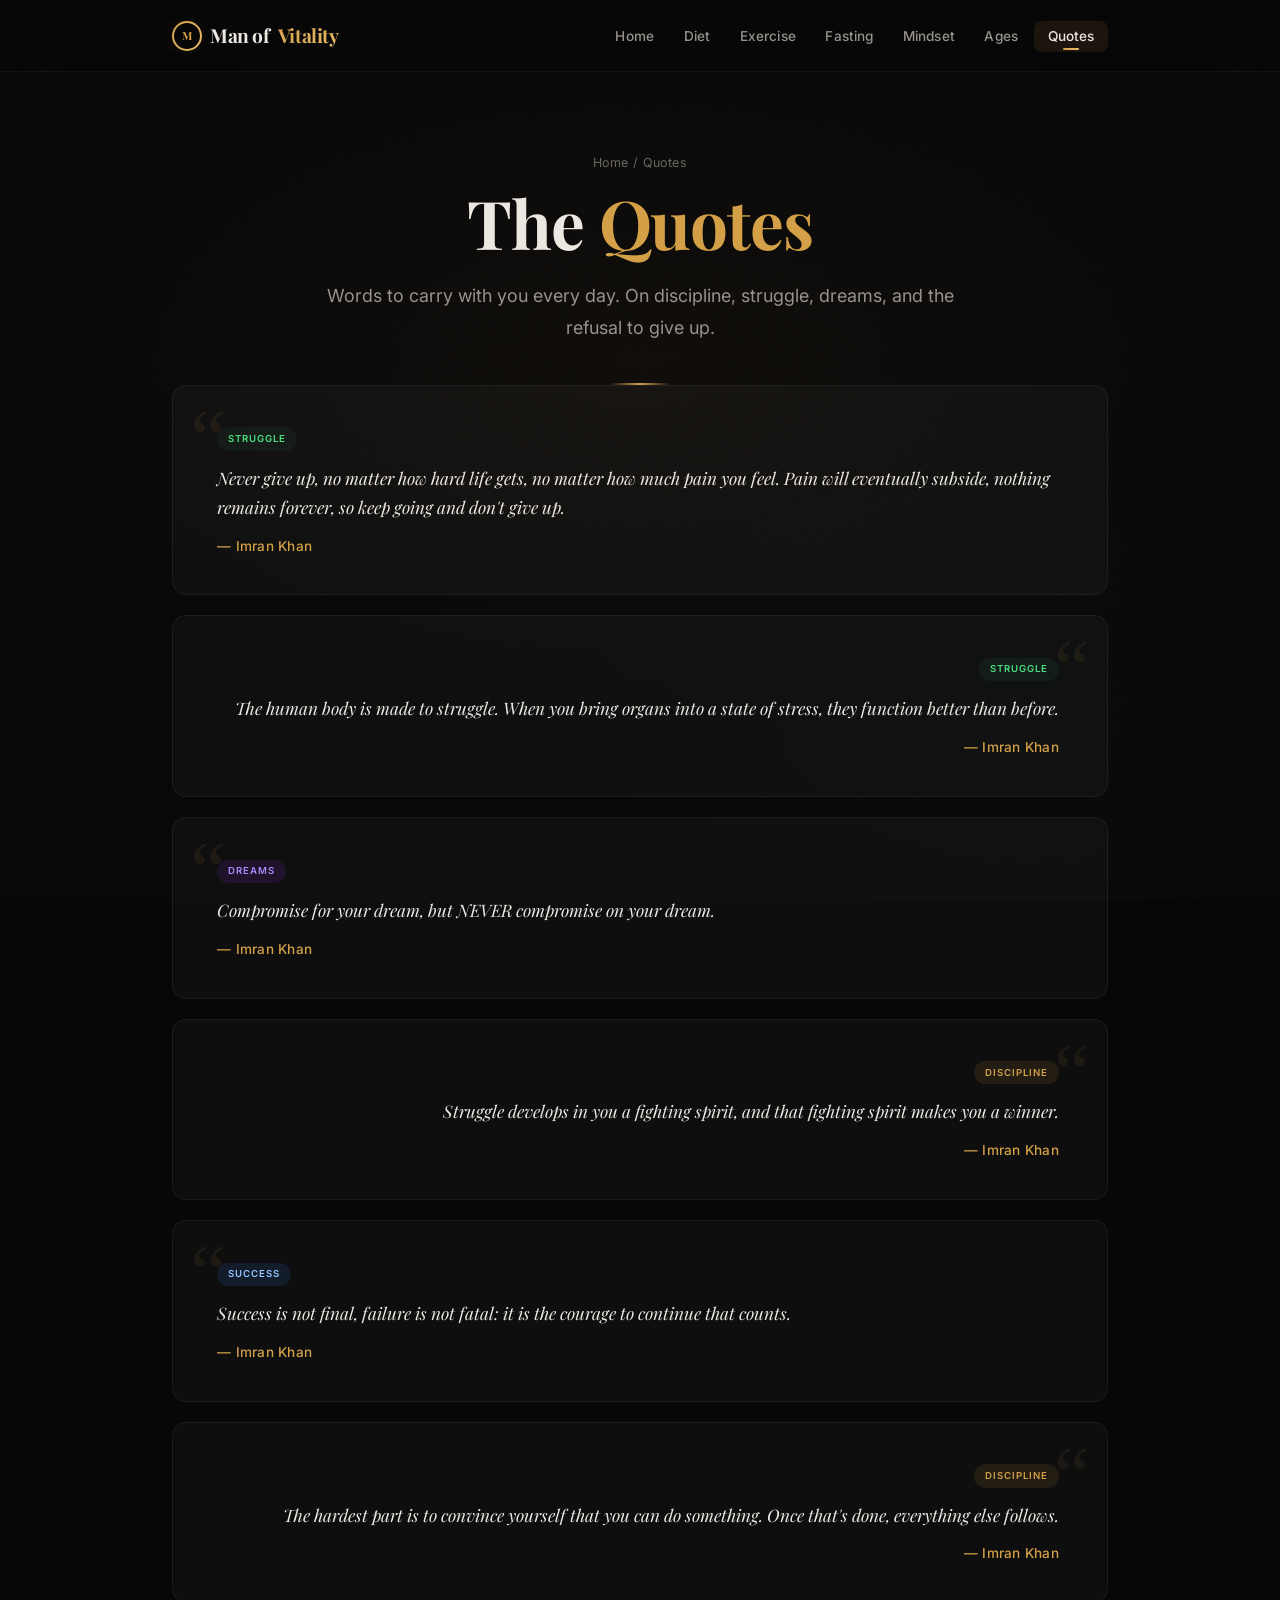
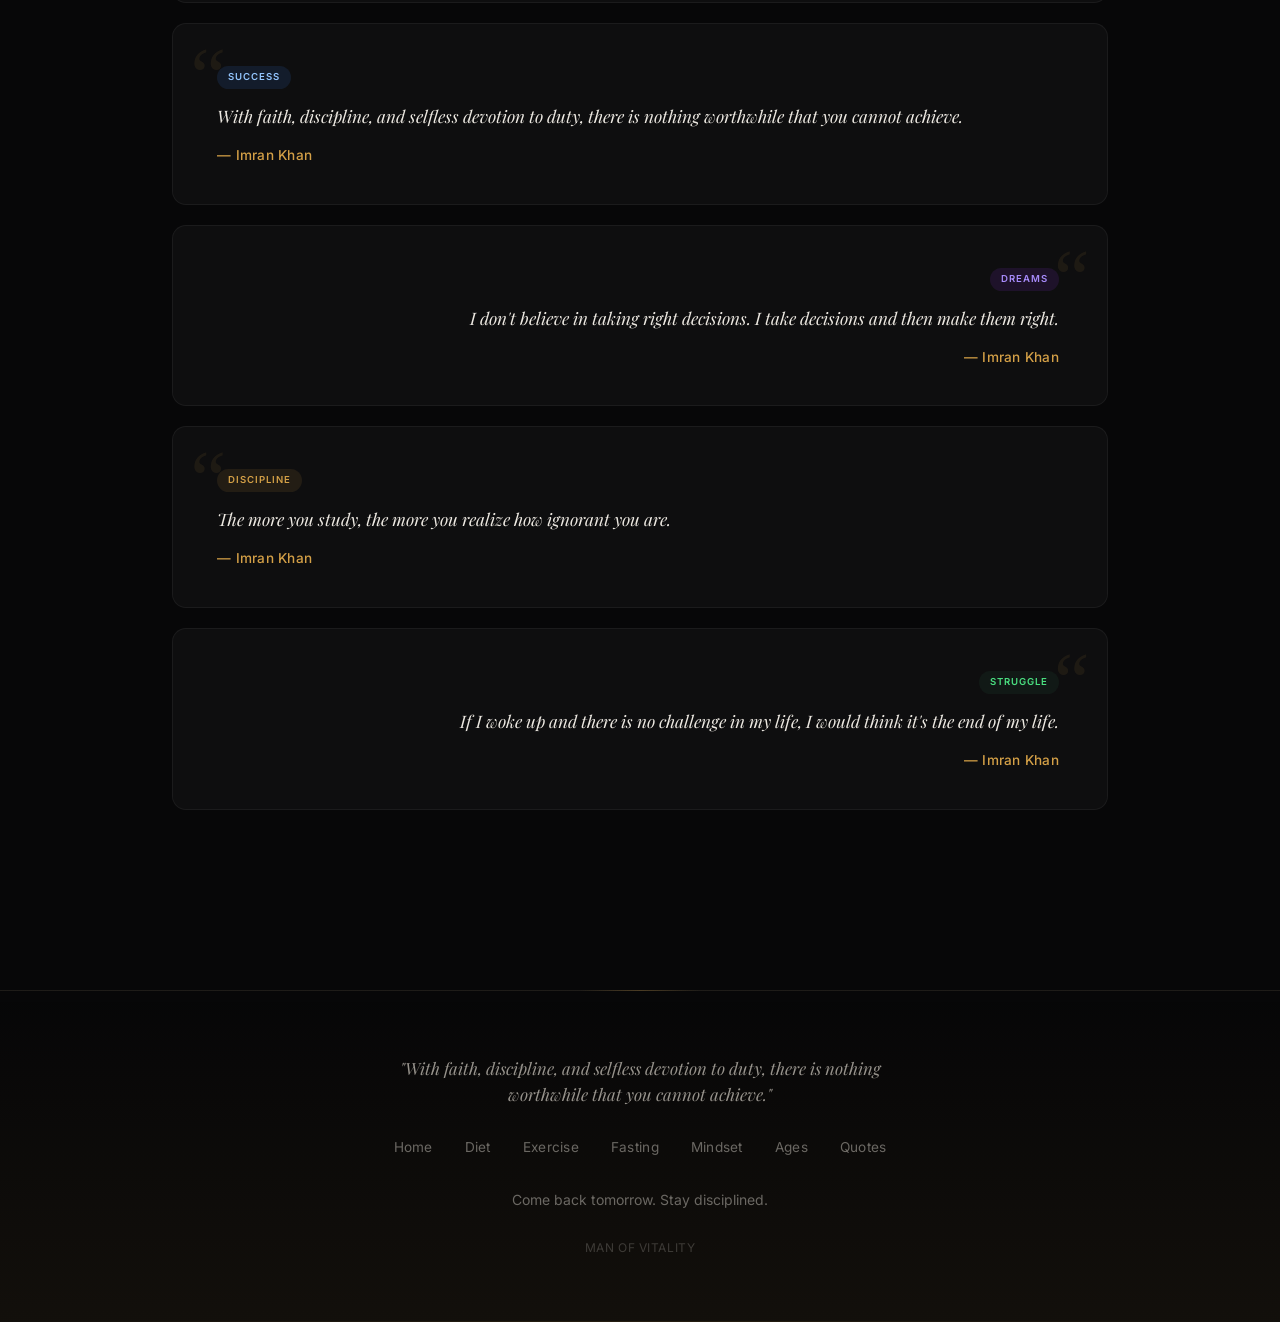
<file: quotes.html>
<!DOCTYPE html>
<html lang="en">
<head>
  <meta charset="UTF-8">
  <meta name="viewport" content="width=device-width, initial-scale=1.0">
  <title>The Quotes — Man of Vitality</title>
  <meta name="description" content="The most powerful quotes from Imran Khan on discipline, health, struggle, dreams, and never giving up.">
  <link rel="icon" type="image/svg+xml" href="data:image/svg+xml,%3Csvg xmlns='http://www.w3.org/2000/svg' viewBox='0 0 100 100'%3E%3Crect width='100' height='100' rx='20' fill='%23070708'/%3E%3Cpath d='M50 20 L75 50 L50 80 L25 50 Z' fill='%23d4a047'/%3E%3C/svg%3E">
  <link rel="preconnect" href="https://fonts.googleapis.com">
  <link rel="preconnect" href="https://fonts.gstatic.com" crossorigin>
  <link href="https://fonts.googleapis.com/css2?family=Inter:wght@400;500;600&family=Playfair+Display:ital,wght@0,600;0,700;1,600&display=swap" rel="stylesheet">
  <link rel="stylesheet" href="styles.css">
</head>
<body>

  <header class="header">
    <nav class="nav">
      <a href="index.html" class="nav-logo">
        <span class="logo-mark">M</span>
        Man of <span class="accent">Vitality</span>
      </a>
      <input type="checkbox" id="nav-toggle" class="nav-toggle">
      <label for="nav-toggle" class="nav-toggle-label" aria-label="Toggle navigation">
        <span></span>
      </label>
      <div class="nav-overlay"></div>
      <ul class="nav-links">
        <li><a href="index.html">Home</a></li>
        <li><a href="diet.html">Diet</a></li>
        <li><a href="exercise.html">Exercise</a></li>
        <li><a href="fasting.html">Fasting</a></li>
        <li><a href="mindset.html">Mindset</a></li>
        <li><a href="age-ranges.html">Ages</a></li>
        <li><a href="quotes.html" class="active">Quotes</a></li>
      </ul>
    </nav>
  </header>

  <section class="page-header">
    <div class="container">
      <p class="breadcrumb"><a href="index.html">Home</a> / Quotes</p>
      <h1>The <span class="accent">Quotes</span></h1>
      <p class="lead">Words to carry with you every day. On discipline, struggle, dreams, and the refusal to give up.</p>
    </div>
  </section>

  <section class="section pt-0">
    <div class="container">
      <div class="quote-card reveal">
        <span class="quote-badge struggle">Struggle</span>
        <blockquote>Never give up, no matter how hard life gets, no matter how much pain you feel. Pain will eventually subside, nothing remains forever, so keep going and don't give up.</blockquote>
        <cite>— Imran Khan</cite>
      </div>

      <div class="quote-card quote-card-alt reveal">
        <span class="quote-badge struggle">Struggle</span>
        <blockquote>The human body is made to struggle. When you bring organs into a state of stress, they function better than before.</blockquote>
        <cite>— Imran Khan</cite>
      </div>

      <div class="quote-card reveal">
        <span class="quote-badge dreams">Dreams</span>
        <blockquote>Compromise for your dream, but NEVER compromise on your dream.</blockquote>
        <cite>— Imran Khan</cite>
      </div>

      <div class="quote-card quote-card-alt reveal">
        <span class="quote-badge discipline">Discipline</span>
        <blockquote>Struggle develops in you a fighting spirit, and that fighting spirit makes you a winner.</blockquote>
        <cite>— Imran Khan</cite>
      </div>

      <div class="quote-card reveal">
        <span class="quote-badge success">Success</span>
        <blockquote>Success is not final, failure is not fatal: it is the courage to continue that counts.</blockquote>
        <cite>— Imran Khan</cite>
      </div>

      <div class="quote-card quote-card-alt reveal">
        <span class="quote-badge discipline">Discipline</span>
        <blockquote>The hardest part is to convince yourself that you can do something. Once that's done, everything else follows.</blockquote>
        <cite>— Imran Khan</cite>
      </div>

      <div class="quote-card reveal">
        <span class="quote-badge success">Success</span>
        <blockquote>With faith, discipline, and selfless devotion to duty, there is nothing worthwhile that you cannot achieve.</blockquote>
        <cite>— Imran Khan</cite>
      </div>

      <div class="quote-card quote-card-alt reveal">
        <span class="quote-badge dreams">Dreams</span>
        <blockquote>I don't believe in taking right decisions. I take decisions and then make them right.</blockquote>
        <cite>— Imran Khan</cite>
      </div>

      <div class="quote-card reveal">
        <span class="quote-badge discipline">Discipline</span>
        <blockquote>The more you study, the more you realize how ignorant you are.</blockquote>
        <cite>— Imran Khan</cite>
      </div>

      <div class="quote-card quote-card-alt reveal">
        <span class="quote-badge struggle">Struggle</span>
        <blockquote>If I woke up and there is no challenge in my life, I would think it's the end of my life.</blockquote>
        <cite>— Imran Khan</cite>
      </div>
    </div>
  </section>

  <footer class="footer">
    <div class="container">
      <p class="footer-quote">"With faith, discipline, and selfless devotion to duty, there is nothing worthwhile that you cannot achieve."</p>
      <div class="footer-nav">
        <a href="index.html">Home</a>
        <a href="diet.html">Diet</a>
        <a href="exercise.html">Exercise</a>
        <a href="fasting.html">Fasting</a>
        <a href="mindset.html">Mindset</a>
        <a href="age-ranges.html">Ages</a>
        <a href="quotes.html">Quotes</a>
      </div>
      <p>Come back tomorrow. Stay disciplined.</p>
      <p class="footer-motto">Man of Vitality</p>
    </div>
  </footer>

  <script>
    const observer = new IntersectionObserver((entries) => {
      entries.forEach(entry => {
        if (entry.isIntersecting) {
          entry.target.classList.add('visible');
        }
      });
    }, { threshold: 0.1 });

    document.querySelectorAll('.reveal, .reveal-left, .reveal-right').forEach(el => observer.observe(el));
  </script>
</body>
</html>
</file>
<file: styles.css>
*,
*::before,
*::after {
  box-sizing: border-box;
  margin: 0;
  padding: 0;
}

:root {
  --bg: #070708;
  --bg-alt: #0b0b0d;
  --bg-alt-2: #0e0e12;
  --surface: rgba(255, 255, 255, 0.03);
  --surface-hover: rgba(255, 255, 255, 0.06);
  --surface-active: rgba(255, 255, 255, 0.09);
  --text: #ece8e1;
  --text-secondary: #97938c;
  --text-muted: #6b6863;
  --accent: #d4a047;
  --accent-light: #e8bc6a;
  --accent-grad-1: #d4a047;
  --accent-grad-2: #e8bc6a;
  --accent-dim: rgba(212, 160, 71, 0.1);
  --accent-dim-2: rgba(212, 160, 71, 0.06);
  --accent-glow: rgba(212, 160, 71, 0.07);
  --accent-line: rgba(212, 160, 71, 0.25);
  --green: #2d6a4f;
  --green-dim: rgba(45, 106, 79, 0.12);
  --green-line: rgba(45, 106, 79, 0.2);
  --red: #b04242;
  --red-dim: rgba(176, 66, 66, 0.12);
  --border: rgba(255, 255, 255, 0.05);
  --border-hover: rgba(255, 255, 255, 0.09);
  --radius-sm: 8px;
  --radius: 14px;
  --radius-lg: 20px;
  --shadow-sm: 0 1px 3px rgba(0, 0, 0, 0.3);
  --shadow: 0 4px 24px rgba(0, 0, 0, 0.4);
  --shadow-lg: 0 12px 48px rgba(0, 0, 0, 0.6);
  --font-heading: 'Playfair Display', Georgia, 'Times New Roman', serif;
  --font-body: 'Inter', -apple-system, BlinkMacSystemFont, 'Segoe UI', Roboto, sans-serif;
  --max-width: 1000px;
  --nav-height: 72px;
}

html {
  scroll-behavior: smooth;
  -webkit-text-size-adjust: 100%;
}

body {
  font-family: var(--font-body);
  background: var(--bg);
  color: var(--text);
  line-height: 1.75;
  -webkit-font-smoothing: antialiased;
  -moz-osx-font-smoothing: grayscale;
  min-height: 100vh;
  position: relative;
}

body::before {
  content: '';
  position: fixed;
  inset: 0;
  z-index: -2;
  background:
    radial-gradient(ellipse 80% 60% at 50% 40%, rgba(212, 160, 71, 0.04) 0%, transparent 70%),
    radial-gradient(ellipse 60% 50% at 80% 80%, rgba(45, 106, 79, 0.03) 0%, transparent 60%),
    var(--bg);
  pointer-events: none;
}

body::after {
  content: '';
  position: fixed;
  inset: 0;
  z-index: -1;
  opacity: 0.3;
  background-image: url("data:image/svg+xml,%3Csvg viewBox='0 0 256 256' xmlns='http://www.w3.org/2000/svg'%3E%3Cfilter id='n'%3E%3CfeTurbulence type='fractalNoise' baseFrequency='0.9' numOctaves='4' stitchTiles='stitch'/%3E%3C/filter%3E%3Crect width='100%25' height='100%25' filter='url(%23n)'/%3E%3C/svg%3E");
  background-repeat: repeat;
  background-size: 256px 256px;
  pointer-events: none;
  mix-blend-mode: overlay;
}

::selection {
  background: var(--accent);
  color: #070708;
}

.container {
  max-width: var(--max-width);
  margin: 0 auto;
  padding: 0 2rem;
}

/* ============================================
   TYPOGRAPHY
   ============================================ */
h1 {
  font-family: var(--font-heading);
  font-size: clamp(2.6rem, 5.5vw, 4.2rem);
  font-weight: 700;
  line-height: 1.1;
  letter-spacing: -0.015em;
}

h1 .accent {
  color: var(--accent);
}

h2 {
  font-family: var(--font-heading);
  font-size: clamp(1.8rem, 3.2vw, 2.6rem);
  font-weight: 600;
  line-height: 1.2;
  letter-spacing: -0.008em;
}

h2 .accent {
  color: var(--accent);
}

h3 {
  font-family: var(--font-heading);
  font-size: clamp(1.15rem, 1.6vw, 1.4rem);
  font-weight: 600;
  line-height: 1.3;
}

p {
  font-size: 1.05rem;
  color: var(--text-secondary);
  line-height: 1.75;
}

.lead {
  font-size: 1.125rem;
  color: var(--text-secondary);
  max-width: 640px;
  line-height: 1.8;
}

.section-label {
  display: inline-block;
  font-family: var(--font-body);
  font-size: 0.7rem;
  font-weight: 600;
  text-transform: uppercase;
  letter-spacing: 0.12em;
  color: var(--accent);
  margin-bottom: 0.75rem;
}

.gradient-text {
  background: linear-gradient(135deg, var(--accent-grad-1), var(--accent-grad-2));
  -webkit-background-clip: text;
  -webkit-text-fill-color: transparent;
  background-clip: text;
}

/* ============================================
   HEADER / NAVIGATION
   ============================================ */
.header {
  position: fixed;
  top: 0;
  left: 0;
  right: 0;
  z-index: 100;
  background: rgba(7, 7, 8, 0.88);
  backdrop-filter: blur(32px);
  -webkit-backdrop-filter: blur(32px);
  border-bottom: 1px solid var(--border);
  height: var(--nav-height);
}

.nav {
  display: flex;
  align-items: center;
  justify-content: space-between;
  height: 100%;
  max-width: var(--max-width);
  margin: 0 auto;
  padding: 0 2rem;
}

.nav-logo {
  font-family: var(--font-heading);
  font-size: 1.2rem;
  font-weight: 700;
  color: var(--text);
  letter-spacing: -0.02em;
  text-decoration: none;
  display: flex;
  align-items: center;
  gap: 0.5rem;
}

.nav-logo .logo-mark {
  width: 30px;
  height: 30px;
  border: 2px solid transparent;
  border-radius: 50%;
  display: inline-flex;
  align-items: center;
  justify-content: center;
  font-size: 0.7rem;
  font-family: var(--font-heading);
  color: var(--accent);
  font-weight: 700;
  flex-shrink: 0;
  background: linear-gradient(var(--bg), var(--bg)) padding-box,
              linear-gradient(135deg, var(--accent-grad-1), var(--accent-grad-2)) border-box;
  box-shadow: 0 0 12px var(--accent-dim);
}

.nav-logo .accent {
  background: linear-gradient(135deg, var(--accent-grad-1), var(--accent-grad-2));
  -webkit-background-clip: text;
  -webkit-text-fill-color: transparent;
  background-clip: text;
}

.nav-links {
  display: flex;
  gap: 0.15rem;
  list-style: none;
  align-items: center;
}

.nav-links a {
  font-size: 0.85rem;
  color: var(--text-secondary);
  font-weight: 500;
  text-decoration: none;
  transition: all 0.25s ease;
  padding: 0.45rem 0.85rem;
  border-radius: var(--radius-sm);
  letter-spacing: 0.01em;
  position: relative;
}

.nav-links a:hover {
  color: var(--text);
  background: var(--surface);
}

.nav-links a.active {
  color: var(--text);
  background: var(--accent-dim);
}

.nav-links a.active::after {
  content: '';
  position: absolute;
  bottom: 2px;
  left: 50%;
  transform: translateX(-50%);
  width: 16px;
  height: 2px;
  background: linear-gradient(90deg, var(--accent-grad-1), var(--accent-grad-2));
  border-radius: 2px;
}

/* Mobile nav */
.nav-toggle {
  display: none;
}

.nav-toggle-label {
  display: none;
  cursor: pointer;
  padding: 0.4rem;
  z-index: 101;
  user-select: none;
  border-radius: var(--radius-sm);
  transition: background 0.2s;
}

.nav-toggle-label:hover {
  background: var(--surface);
}

.nav-toggle-label span,
.nav-toggle-label span::before,
.nav-toggle-label span::after {
  display: block;
  width: 22px;
  height: 2px;
  background: var(--text);
  border-radius: 2px;
  transition: all 0.3s ease;
  position: relative;
}

.nav-toggle-label span::before,
.nav-toggle-label span::after {
  content: '';
  position: absolute;
  left: 0;
}

.nav-toggle-label span::before {
  top: -7px;
}

.nav-toggle-label span::after {
  top: 7px;
}

.nav-toggle:checked ~ .nav-toggle-label span {
  background: transparent;
}

.nav-toggle:checked ~ .nav-toggle-label span::before {
  top: 0;
  transform: rotate(45deg);
}

.nav-toggle:checked ~ .nav-toggle-label span::after {
  top: 0;
  transform: rotate(-45deg);
}

/* ============================================
   HERO SECTION
   ============================================ */
.hero {
  min-height: 100vh;
  display: flex;
  flex-direction: column;
  justify-content: center;
  padding: calc(var(--nav-height) + 2rem) 0 5rem;
  position: relative;
  overflow: hidden;
}

.hero > .container {
  position: relative;
  z-index: 1;
}

.hero::before {
  content: '';
  position: absolute;
  top: -20%;
  right: -15%;
  width: 55%;
  height: 70%;
  background: radial-gradient(ellipse, var(--accent-glow) 0%, transparent 60%);
  pointer-events: none;
}

.hero-glow {
  position: absolute;
  top: 40%;
  left: 50%;
  transform: translate(-50%, -50%);
  width: 80vmin;
  height: 80vmin;
  background: radial-gradient(circle, rgba(212, 160, 71, 0.06) 0%, transparent 65%);
  pointer-events: none;
  z-index: 0;
}

.hero-watermark {
  position: absolute;
  top: 50%;
  left: 50%;
  transform: translate(-50%, -50%);
  font-family: var(--font-heading);
  font-size: clamp(12rem, 30vw, 28rem);
  font-weight: 700;
  color: rgba(212, 160, 71, 0.025);
  pointer-events: none;
  z-index: 0;
  line-height: 1;
  user-select: none;
  letter-spacing: -0.04em;
}

.hero::after {
  content: '';
  position: absolute;
  bottom: 0;
  left: 0;
  right: 0;
  height: 1px;
  background: linear-gradient(90deg, transparent, var(--accent-line), transparent);
  pointer-events: none;
}

.hero-subtitle {
  font-family: var(--font-body);
  font-size: 0.9rem;
  color: var(--accent);
  font-weight: 500;
  letter-spacing: 0.06em;
  text-transform: uppercase;
  margin-bottom: 1.5rem;
}

.hero-title {
  margin-bottom: 2rem;
}

.hero-quote {
  font-family: var(--font-heading);
  font-size: clamp(1.1rem, 2vw, 1.4rem);
  color: var(--text-secondary);
  line-height: 1.7;
  max-width: 620px;
  margin-bottom: 2.5rem;
  padding-left: 1.5rem;
  border-left: 3px solid var(--accent);
  font-style: italic;
}

.hero-quote cite {
  display: block;
  margin-top: 0.6rem;
  font-family: var(--font-body);
  font-size: 0.85rem;
  color: var(--text-muted);
  font-style: normal;
  font-weight: 400;
  letter-spacing: 0.02em;
}

/* ============================================
   SECTION LAYOUT
   ============================================ */
.section {
  padding: 6rem 0;
  position: relative;
}

.section-alt {
  background: var(--bg-alt);
  border-top: 1px solid var(--border);
  border-bottom: 1px solid var(--border);
}

.section-header {
  text-align: center;
  margin-bottom: 4rem;
}

.section-header h2 {
  margin-bottom: 1rem;
}

.section-header p {
  max-width: 560px;
  margin: 0 auto;
  font-size: 1rem;
}

/* Ornamental divider */
.ornament {
  display: flex;
  align-items: center;
  justify-content: center;
  gap: 1rem;
  margin: 2.5rem 0;
  user-select: none;
}

.ornament-line {
  width: 60px;
  height: 1px;
  background: linear-gradient(90deg, transparent, var(--accent-line), transparent);
}

.ornament-diamond {
  width: 8px;
  height: 8px;
  background: var(--accent);
  transform: rotate(45deg);
  opacity: 0.4;
}

/* ============================================
   CARDS
   ============================================ */
.card {
  background: var(--surface);
  border: 1px solid var(--border);
  border-radius: var(--radius);
  padding: 2.25rem;
  transition: all 0.4s cubic-bezier(0.25, 0.46, 0.45, 0.94);
  position: relative;
}

.card::after {
  content: '';
  position: absolute;
  inset: -1px;
  border-radius: var(--radius);
  background: linear-gradient(135deg, var(--accent-dim-2), transparent, var(--border-hover));
  opacity: 0;
  transition: opacity 0.4s ease;
  pointer-events: none;
  z-index: -1;
}

.card:hover {
  background: var(--surface-hover);
  border-color: var(--border-hover);
  transform: translateY(-4px) perspective(800px) rotateX(1deg);
  box-shadow: var(--shadow-lg);
}

.card:hover::after {
  opacity: 1;
}

.card-icon {
  font-size: 2.25rem;
  margin-bottom: 1.25rem;
  line-height: 1;
}

.card h3 {
  margin-bottom: 0.6rem;
}

.card p {
  font-size: 0.925rem;
  color: var(--text-secondary);
  margin-bottom: 0;
  line-height: 1.65;
}

.card-grid {
  display: grid;
  grid-template-columns: repeat(auto-fit, minmax(280px, 1fr));
  gap: 1.25rem;
}

/* ============================================
   NAVIGATION CARDS (Home)
   ============================================ */
.nav-card {
  background: var(--surface);
  border: 1px solid var(--border);
  border-radius: var(--radius);
  padding: 2.25rem;
  text-decoration: none;
  color: var(--text);
  transition: all 0.45s cubic-bezier(0.25, 0.46, 0.45, 0.94);
  display: flex;
  flex-direction: column;
  position: relative;
  overflow: hidden;
}

.nav-card::before {
  content: '';
  position: absolute;
  inset: 0;
  background: linear-gradient(135deg, var(--accent-dim) 0%, transparent 50%);
  opacity: 0;
  transition: opacity 0.4s ease;
}

.nav-card::after {
  content: '';
  position: absolute;
  top: 0;
  left: 0;
  right: 0;
  height: 3px;
  background: linear-gradient(90deg, var(--accent-grad-1), var(--accent-grad-2));
  transform: scaleX(0);
  transform-origin: left;
  transition: transform 0.5s cubic-bezier(0.25, 0.46, 0.45, 0.94);
}

.nav-card:hover::before {
  opacity: 1;
}

.nav-card:hover::after {
  transform: scaleX(1);
}

.nav-card:hover {
  border-color: var(--accent-line);
  transform: translateY(-5px) perspective(800px) rotateX(2deg);
  box-shadow: var(--shadow-lg);
}

.nav-card .card-icon,
.nav-card h3,
.nav-card p,
.nav-card .arrow {
  position: relative;
  z-index: 1;
}

.nav-card .card-icon {
  font-size: 1.85rem;
  margin-bottom: 0.85rem;
}

.nav-card h3 {
  font-size: 1.15rem;
  margin-bottom: 0.4rem;
}

.nav-card p {
  font-size: 0.875rem;
  color: var(--text-muted);
  margin-bottom: 0;
}

.nav-card .arrow {
  margin-top: 1.25rem;
  color: var(--accent);
  font-size: 1.3rem;
  transition: transform 0.35s ease;
}

.nav-card:hover .arrow {
  transform: translateX(8px);
}

/* ============================================
   DO'S & DON'TS
   ============================================ */
.dos-donts {
  display: grid;
  grid-template-columns: 1fr 1fr;
  gap: 1.5rem;
  margin-top: 2.5rem;
}

.dos-donts-column {
  background: var(--surface);
  border: 1px solid var(--border);
  border-radius: var(--radius);
  padding: 2rem 2.25rem;
  transition: all 0.3s ease;
}

.dos-donts-column:hover {
  background: var(--surface-hover);
  transform: translateY(-2px);
  box-shadow: var(--shadow);
}

.dos-donts-column.dos {
  border-color: var(--green-line);
}

.dos-donts-column.dos:hover {
  border-color: var(--green);
}

.dos-donts-column.donts {
  border-color: var(--red-dim);
}

.dos-donts-column.donts:hover {
  border-color: var(--red);
}

.dos-donts-header {
  display: flex;
  align-items: center;
  gap: 0.6rem;
  font-family: var(--font-heading);
  font-size: 1.1rem;
  font-weight: 600;
  margin-bottom: 1.25rem;
  padding-bottom: 0.85rem;
  border-bottom: 1px solid var(--border);
}

.dos-donts-header .icon {
  font-size: 1.2rem;
  width: 28px;
  height: 28px;
  border-radius: 50%;
  display: inline-flex;
  align-items: center;
  justify-content: center;
  flex-shrink: 0;
}

.dos-donts-column.dos .dos-donts-header .icon {
  background: var(--green-dim);
  color: #4ade80;
}

.dos-donts-column.donts .dos-donts-header .icon {
  background: var(--red-dim);
  color: #f87171;
}

.dos-donts-list {
  list-style: none;
}

.dos-donts-list li {
  display: flex;
  align-items: flex-start;
  gap: 0.75rem;
  padding: 0.6rem 0;
  font-size: 0.925rem;
  color: var(--text-secondary);
  line-height: 1.5;
  border-bottom: 1px solid rgba(255, 255, 255, 0.025);
}

.dos-donts-list li:last-child {
  border-bottom: none;
}

.dos-donts-list .mark {
  flex-shrink: 0;
  width: 22px;
  height: 22px;
  border-radius: 50%;
  display: inline-flex;
  align-items: center;
  justify-content: center;
  font-size: 0.7rem;
  margin-top: 0.1rem;
}

.dos-donts-list .mark.check {
  background: var(--green-dim);
  color: #4ade80;
}

.dos-donts-list .mark.cross {
  background: var(--red-dim);
  color: #f87171;
}

/* ============================================
   TIMELINE
   ============================================ */
.timeline {
  position: relative;
  padding-left: 2.25rem;
  margin-top: 2rem;
}

.timeline::before {
  content: '';
  position: absolute;
  left: 7px;
  top: 0.25rem;
  bottom: 0;
  width: 1.5px;
  background: linear-gradient(to bottom, var(--accent-line), var(--accent-dim), transparent);
}

.timeline-item {
  position: relative;
  padding-bottom: 2.5rem;
}

.timeline-item:last-child {
  padding-bottom: 0;
}

.timeline-item::before {
  content: '';
  position: absolute;
  left: -2.25rem;
  top: 0.4rem;
  width: 14px;
  height: 14px;
  border-radius: 50%;
  background: linear-gradient(135deg, var(--accent-grad-1), var(--accent-grad-2));
  border: 3px solid var(--bg);
  box-shadow: 0 0 0 3px var(--accent-dim);
}

.timeline-item h3 {
  margin-bottom: 0.3rem;
}

.timeline-item p {
  font-size: 0.95rem;
}

/* ============================================
   QUOTE CARDS
   ============================================ */
.quote-card {
  background: var(--surface);
  border: 1px solid var(--border);
  border-radius: var(--radius);
  padding: 2.25rem 2.75rem;
  position: relative;
  transition: all 0.35s ease;
  margin-bottom: 1.25rem;
  overflow: hidden;
}

.quote-card::before {
  content: '\201C';
  position: absolute;
  top: 0.75rem;
  left: 1.1rem;
  font-size: 5rem;
  line-height: 1;
  color: var(--accent);
  opacity: 0.08;
  font-family: Georgia, serif;
  pointer-events: none;
  transition: opacity 0.3s;
}

.quote-card:hover {
  background: var(--surface-hover);
  border-color: var(--border-hover);
  transform: translateX(5px);
}

.quote-card:hover::before {
  opacity: 0.15;
}

.quote-card blockquote {
  font-family: var(--font-heading);
  font-size: 1.075rem;
  color: var(--text);
  line-height: 1.7;
  font-style: italic;
}

.quote-card cite {
  display: block;
  margin-top: 0.85rem;
  font-family: var(--font-body);
  font-size: 0.85rem;
  color: var(--accent);
  font-style: normal;
  font-weight: 500;
  letter-spacing: 0.02em;
}

/* Alternating quote card */
.quote-card-alt {
  text-align: right;
  padding: 2.25rem 3rem 2.25rem 2.25rem;
}

.quote-card-alt::before {
  left: auto;
  right: 1.1rem;
}

.quote-card-alt:hover {
  transform: translateX(-5px);
}

/* Quote category badge */
.quote-badge {
  display: inline-block;
  font-size: 0.6rem;
  font-weight: 600;
  text-transform: uppercase;
  letter-spacing: 0.1em;
  padding: 0.2rem 0.7rem;
  border-radius: 100px;
  margin-bottom: 0.75rem;
  color: var(--accent);
  background: var(--accent-dim);
}

.quote-badge.discipline {
  background: var(--accent-dim);
  color: var(--accent);
}

.quote-badge.struggle {
  background: var(--green-dim);
  color: #4ade80;
}

.quote-badge.dreams {
  background: rgba(147, 51, 234, 0.12);
  color: #a78bfa;
}

.quote-badge.success {
  background: rgba(59, 130, 246, 0.12);
  color: #93c5fd;
}

/* ============================================
   FEATURED QUOTE
   ============================================ */
.featured-quote {
  background: linear-gradient(135deg, var(--surface) 0%, var(--accent-dim) 100%);
  border: 1px solid var(--accent-line);
  border-radius: var(--radius-lg);
  padding: 3rem 3.5rem;
  text-align: center;
  position: relative;
  overflow: hidden;
}

.featured-quote::before {
  content: '\201C';
  font-size: 8rem;
  color: var(--accent);
  opacity: 0.06;
  position: absolute;
  top: -0.5rem;
  left: 1rem;
  font-family: Georgia, serif;
  line-height: 1;
  pointer-events: none;
}

.featured-quote blockquote {
  font-family: var(--font-heading);
  font-size: 1.35rem;
  color: var(--text);
  line-height: 1.7;
  font-style: italic;
  max-width: 640px;
  margin: 0 auto;
}

.featured-quote cite {
  display: block;
  margin-top: 1.25rem;
  font-family: var(--font-body);
  font-size: 0.9rem;
  color: var(--accent-light);
  font-style: normal;
  font-weight: 500;
  letter-spacing: 0.03em;
}

/* ============================================
   AGE CARDS
   ============================================ */
.age-card {
  display: grid;
  grid-template-columns: 110px 1fr;
  gap: 2rem;
  background: var(--surface);
  border: 1px solid var(--border);
  border-radius: var(--radius-lg);
  padding: 2.25rem 2.5rem;
  margin-bottom: 1.25rem;
  transition: all 0.35s ease;
  position: relative;
  overflow: hidden;
}

.age-card:hover {
  background: var(--surface-hover);
  border-color: var(--border-hover);
  transform: translateX(5px);
  box-shadow: var(--shadow);
}

.age-card:last-child {
  border-color: var(--accent-line);
  background: linear-gradient(135deg, var(--surface) 0%, var(--accent-dim) 100%);
}

.age-card:last-child:hover {
  border-color: var(--accent);
}

.age-range {
  text-align: center;
  padding-right: 2rem;
  border-right: 1px solid var(--border);
  display: flex;
  flex-direction: column;
  align-items: center;
  justify-content: center;
}

.age-range .age-num {
  font-size: 0.6rem;
  font-weight: 600;
  text-transform: uppercase;
  letter-spacing: 0.1em;
  color: var(--accent);
  margin-bottom: 0.35rem;
  opacity: 0.6;
}

.age-range .age {
  font-family: var(--font-heading);
  font-size: 2rem;
  font-weight: 700;
  color: var(--accent);
  line-height: 1.1;
}

.age-range .age-label {
  font-size: 0.65rem;
  text-transform: uppercase;
  letter-spacing: 0.1em;
  color: var(--text-muted);
  margin-top: 0.25rem;
  font-weight: 500;
}

.age-card:last-child .age-range .age {
  font-size: 2.4rem;
  background: linear-gradient(135deg, var(--accent-grad-1), var(--accent-grad-2));
  -webkit-background-clip: text;
  -webkit-text-fill-color: transparent;
  background-clip: text;
}

.age-content h3 {
  margin-bottom: 0.75rem;
}

.age-content h3 .accent {
  color: var(--accent);
}

.age-details {
  display: grid;
  grid-template-columns: 1fr 1fr;
  gap: 0.75rem 1.5rem;
  margin-top: 0.75rem;
}

.age-details .detail {
  display: flex;
  flex-direction: column;
}

.age-details .detail-label {
  font-size: 0.6rem;
  text-transform: uppercase;
  letter-spacing: 0.1em;
  color: var(--accent);
  font-weight: 600;
  margin-bottom: 0.15rem;
}

.age-details .detail-value {
  font-size: 0.9rem;
  color: var(--text-secondary);
  line-height: 1.5;
}

.age-card:last-child .detail-value {
  color: var(--text);
}

.age-card:last-child .detail-label {
  color: var(--accent-light);
}

/* ============================================
   PAGE HEADER (Subpages)
   ============================================ */
.page-header {
  padding: calc(var(--nav-height) + 5rem) 0 2.5rem;
  text-align: center;
  position: relative;
}

.page-header::after {
  content: '';
  position: absolute;
  bottom: 0;
  left: 50%;
  transform: translateX(-50%);
  width: 60px;
  height: 2px;
  background: linear-gradient(90deg, transparent, var(--accent), transparent);
}

.page-header h1 {
  margin-bottom: 1.25rem;
}

.page-header .breadcrumb {
  font-size: 0.78rem;
  color: var(--text-muted);
  margin-bottom: 0.75rem;
  letter-spacing: 0.03em;
}

.page-header .breadcrumb a {
  color: var(--text-muted);
  text-decoration: none;
  transition: color 0.25s;
}

.page-header .breadcrumb a:hover {
  color: var(--accent);
}

.page-header .lead {
  margin: 0 auto;
}

/* ============================================
   CONTENT SECTIONS
   ============================================ */
.content-section {
  padding: 3rem 0;
}

.content-section + .content-section {
  border-top: 1px solid var(--border);
}

.content-section h2 {
  margin-bottom: 1rem;
}

/* ============================================
   MEAL PLAN
   ============================================ */
.meal-plan {
  display: grid;
  gap: 0.75rem;
  margin-top: 1.5rem;
}

.meal-item {
  display: grid;
  grid-template-columns: 90px 1fr;
  gap: 1.25rem;
  background: var(--surface);
  border: 1px solid var(--border);
  border-radius: var(--radius);
  padding: 1.25rem 1.5rem;
  transition: all 0.3s ease;
  align-items: center;
}

.meal-item:hover {
  background: var(--surface-hover);
  border-color: var(--border-hover);
}

.meal-time {
  font-size: 0.85rem;
  font-weight: 600;
  color: var(--accent);
  letter-spacing: 0.02em;
  font-family: var(--font-heading);
}

.meal-detail h4 {
  font-size: 0.95rem;
  font-weight: 600;
  color: var(--text);
  margin-bottom: 0.15rem;
}

.meal-detail p {
  font-size: 0.85rem;
  color: var(--text-muted);
  margin-bottom: 0;
}

/* ============================================
   WEEKLY SCHEDULE
   ============================================ */
.schedule-grid {
  display: grid;
  grid-template-columns: 1fr 1fr;
  gap: 0.75rem;
  margin-top: 1.5rem;
}

.schedule-day {
  background: var(--surface);
  border: 1px solid var(--border);
  border-radius: var(--radius);
  padding: 1.25rem 1.5rem;
  transition: all 0.3s ease;
}

.schedule-day:hover {
  background: var(--surface-hover);
  border-color: var(--border-hover);
}

.schedule-day .day {
  font-size: 0.7rem;
  font-weight: 600;
  text-transform: uppercase;
  letter-spacing: 0.08em;
  color: var(--accent);
  margin-bottom: 0.3rem;
}

.schedule-day .activity {
  font-size: 0.9rem;
  color: var(--text);
  line-height: 1.4;
}

.schedule-day .activity .light {
  color: var(--text-muted);
  font-size: 0.85rem;
}

/* ============================================
   BENEFITS GRID (Exercise)
   ============================================ */
.benefits-grid {
  display: grid;
  grid-template-columns: 1fr 1fr;
  gap: 1rem;
  margin-top: 1.5rem;
}

.benefit-card {
  background: var(--surface);
  border: 1px solid var(--border);
  border-radius: var(--radius);
  padding: 1.5rem;
  transition: all 0.3s ease;
  text-align: center;
}

.benefit-card:hover {
  background: var(--surface-hover);
  border-color: var(--border-hover);
  transform: translateY(-2px);
  box-shadow: var(--shadow);
}

.benefit-card .benefit-icon {
  font-size: 1.75rem;
  margin-bottom: 0.6rem;
}

.benefit-card h4 {
  font-size: 0.95rem;
  font-weight: 600;
  color: var(--text);
  margin-bottom: 0.3rem;
}

.benefit-card p {
  font-size: 0.85rem;
  color: var(--text-muted);
  margin-bottom: 0;
  line-height: 1.5;
}

/* ============================================
   AUTOPHAGY TIMELINE (Fasting)
   ============================================ */
.autophagy-timeline {
  display: grid;
  grid-template-columns: 1fr 1fr;
  gap: 1rem;
  margin-top: 1.5rem;
}

.fasting-stage {
  background: var(--surface);
  border: 1px solid var(--border);
  border-radius: var(--radius);
  padding: 1.5rem;
  text-align: center;
  transition: all 0.3s ease;
}

.fasting-stage:hover {
  background: var(--surface-hover);
  border-color: var(--border-hover);
  transform: translateY(-2px);
}

.fasting-stage .stage-hours {
  font-family: var(--font-heading);
  font-size: 1.5rem;
  font-weight: 700;
  color: var(--accent);
  line-height: 1.2;
}

.fasting-stage .stage-label {
  font-size: 0.65rem;
  text-transform: uppercase;
  letter-spacing: 0.08em;
  color: var(--text-muted);
  margin-bottom: 0.5rem;
}

.fasting-stage .stage-desc {
  font-size: 0.85rem;
  color: var(--text-secondary);
  line-height: 1.5;
  margin-bottom: 0;
}

/* ============================================
   DAILY ROUTINE TABLE (Mindset)
   ============================================ */
.routine-grid {
  display: grid;
  gap: 0.6rem;
  margin-top: 1.5rem;
}

.routine-item {
  display: grid;
  grid-template-columns: 80px 1fr;
  gap: 1rem;
  background: var(--surface);
  border: 1px solid var(--border);
  border-radius: var(--radius-sm);
  padding: 0.9rem 1.25rem;
  align-items: center;
  transition: all 0.3s ease;
}

.routine-item:hover {
  background: var(--surface-hover);
  border-color: var(--border-hover);
}

.routine-item .routine-time {
  font-size: 0.8rem;
  font-weight: 600;
  color: var(--accent);
  font-family: var(--font-heading);
}

.routine-item .routine-activity {
  font-size: 0.9rem;
  color: var(--text);
}

.routine-item .routine-activity .light {
  color: var(--text-muted);
  font-size: 0.85rem;
}

/* ============================================
   MENTAL EXERCISES
   ============================================ */
.exercise-grid {
  display: grid;
  grid-template-columns: 1fr 1fr;
  gap: 1rem;
  margin-top: 1.5rem;
}

.exercise-card {
  background: var(--surface);
  border: 1px solid var(--border);
  border-radius: var(--radius);
  padding: 1.5rem;
  transition: all 0.3s ease;
  display: flex;
  flex-direction: column;
}

.exercise-card:hover {
  background: var(--surface-hover);
  border-color: var(--border-hover);
  transform: translateY(-2px);
}

.exercise-card .ex-num {
  font-family: var(--font-heading);
  font-size: 0.8rem;
  font-weight: 700;
  color: var(--accent);
  margin-bottom: 0.4rem;
  opacity: 0.6;
}

.exercise-card h4 {
  font-size: 0.95rem;
  font-weight: 600;
  color: var(--text);
  margin-bottom: 0.3rem;
}

.exercise-card p {
  font-size: 0.85rem;
  color: var(--text-muted);
  margin-bottom: 0;
  line-height: 1.5;
}

/* ============================================
   SELF ASSESSMENT (Age Ranges)
   ============================================ */
.assessment-grid {
  display: grid;
  grid-template-columns: 1fr 1fr 1fr;
  gap: 1rem;
  margin-top: 1.5rem;
}

.assess-item {
  background: var(--surface);
  border: 1px solid var(--border);
  border-radius: var(--radius);
  padding: 1.5rem;
  text-align: center;
  transition: all 0.3s ease;
}

.assess-item:hover {
  background: var(--surface-hover);
  border-color: var(--border-hover);
}

.assess-item .assess-icon {
  font-size: 1.5rem;
  margin-bottom: 0.5rem;
}

.assess-item h4 {
  font-size: 0.9rem;
  font-weight: 600;
  color: var(--text);
  margin-bottom: 0.25rem;
}

.assess-item p {
  font-size: 0.8rem;
  color: var(--text-muted);
  margin-bottom: 0;
  line-height: 1.4;
}

/* ============================================
   START HERE (Home)
   ============================================ */
.start-here {
  background: linear-gradient(135deg, var(--surface) 0%, var(--accent-dim) 100%);
  border: 1px solid var(--accent-line);
  border-radius: var(--radius-lg);
  padding: 2.5rem 3rem;
  margin-bottom: 3rem;
  position: relative;
  overflow: hidden;
}

.start-here::before {
  content: '';
  position: absolute;
  top: -50%;
  right: -20%;
  width: 40%;
  height: 200%;
  background: radial-gradient(ellipse, var(--accent-glow) 0%, transparent 70%);
  pointer-events: none;
}

.start-here h3 {
  margin-bottom: 0.75rem;
  position: relative;
}

.start-here p {
  font-size: 0.925rem;
  color: var(--text-secondary);
  max-width: 640px;
  margin-bottom: 0.5rem;
  position: relative;
  line-height: 1.6;
}

.start-here p:last-child {
  margin-bottom: 0;
}

.start-here .start-list {
  list-style: none;
  display: flex;
  flex-wrap: wrap;
  gap: 0.5rem;
  margin-top: 1rem;
  position: relative;
}

.start-here .start-list li {
  font-size: 0.85rem;
  color: var(--text-secondary);
  background: var(--surface);
  border: 1px solid var(--border);
  border-radius: 100px;
  padding: 0.35rem 1rem;
  transition: all 0.25s;
}

.start-here .start-list li:hover {
  background: var(--surface-hover);
  color: var(--text);
  border-color: var(--accent-line);
}

/* ============================================
   COMMON MISTAKES LIST
   ============================================ */
.mistakes-grid {
  display: grid;
  gap: 0.6rem;
  margin-top: 1.5rem;
}

.mistake-item {
  display: grid;
  grid-template-columns: 24px 1fr;
  gap: 0.75rem;
  background: var(--surface);
  border: 1px solid var(--border);
  border-radius: var(--radius-sm);
  padding: 1rem 1.25rem;
  align-items: flex-start;
  transition: all 0.3s ease;
}

.mistake-item:hover {
  background: var(--surface-hover);
  border-color: var(--border-hover);
}

.mistake-item .mistake-icon {
  color: #f87171;
  font-size: 0.9rem;
  margin-top: 0.1rem;
  text-align: center;
}

.mistake-item .mistake-text {
  font-size: 0.9rem;
  color: var(--text-secondary);
  line-height: 1.5;
}

/* ============================================
   PROTOCOL CARD
   ============================================ */
.protocol-card {
  background: var(--surface);
  border: 1px solid var(--border);
  border-radius: var(--radius);
  padding: 2rem 2.25rem;
  margin-top: 1.5rem;
}

.protocol-card h4 {
  font-size: 1rem;
  font-weight: 600;
  color: var(--text);
  margin-bottom: 0.75rem;
}

.protocol-card p {
  font-size: 0.925rem;
  color: var(--text-secondary);
  line-height: 1.6;
  margin-bottom: 0;
}

.protocol-card ul {
  list-style: none;
  margin-top: 0.75rem;
}

.protocol-card ul li {
  font-size: 0.9rem;
  color: var(--text-secondary);
  padding: 0.35rem 0;
  padding-left: 1.25rem;
  position: relative;
  line-height: 1.5;
}

.protocol-card ul li::before {
  content: '';
  position: absolute;
  left: 0;
  top: 0.75rem;
  width: 5px;
  height: 5px;
  border-radius: 50%;
  background: var(--accent);
  opacity: 0.5;
}

/* ============================================
   FOOTER
   ============================================ */
.footer {
  padding: 4rem 0;
  margin-top: 4rem;
  text-align: center;
  position: relative;
  background: linear-gradient(180deg, transparent 0%, var(--accent-dim-2) 100%);
  border-top: 1px solid var(--border);
}

.footer::before {
  content: '';
  position: absolute;
  top: -1px;
  left: 50%;
  transform: translateX(-50%);
  width: 120px;
  height: 1px;
  background: linear-gradient(90deg, transparent, var(--accent-line), transparent);
}

.footer::after {
  content: '';
  position: absolute;
  bottom: 0;
  left: 0;
  right: 0;
  height: 1px;
  background: linear-gradient(90deg, transparent, var(--accent-dim), transparent);
}

.footer p {
  font-size: 0.875rem;
  color: var(--text-muted);
}

.footer .footer-quote {
  font-family: var(--font-heading);
  font-size: 1.05rem;
  color: var(--text-secondary);
  font-style: italic;
  margin-bottom: 1.25rem;
  max-width: 520px;
  margin-left: auto;
  margin-right: auto;
  line-height: 1.6;
}

.footer-nav {
  display: flex;
  justify-content: center;
  gap: 2rem;
  flex-wrap: wrap;
  margin: 1.75rem 0;
}

.footer-nav a {
  font-size: 0.85rem;
  color: var(--text-muted);
  text-decoration: none;
  transition: color 0.3s;
  letter-spacing: 0.02em;
}

.footer-nav a:hover {
  color: var(--accent);
}

.footer .footer-motto {
  font-size: 0.75rem;
  color: var(--text-muted);
  letter-spacing: 0.05em;
  text-transform: uppercase;
  margin-top: 1.5rem;
  opacity: 0.5;
}

/* ============================================
   ANIMATIONS
   ============================================ */
.fade-in {
  opacity: 0;
  transform: translateY(24px);
  animation: fadeInUp 0.7s ease forwards;
}

.fade-in-delay-1 { animation-delay: 0.12s; }
.fade-in-delay-2 { animation-delay: 0.24s; }
.fade-in-delay-3 { animation-delay: 0.36s; }
.fade-in-delay-4 { animation-delay: 0.48s; }

@keyframes fadeInUp {
  to {
    opacity: 1;
    transform: translateY(0);
  }
}

.reveal {
  opacity: 0;
  transform: translateY(28px);
  transition: all 0.65s cubic-bezier(0.25, 0.46, 0.45, 0.94);
}

.reveal.visible {
  opacity: 1;
  transform: translateY(0);
}

.reveal-left {
  opacity: 0;
  transform: translateX(-30px);
  transition: all 0.65s cubic-bezier(0.25, 0.46, 0.45, 0.94);
}

.reveal-left.visible {
  opacity: 1;
  transform: translateX(0);
}

.reveal-right {
  opacity: 0;
  transform: translateX(30px);
  transition: all 0.65s cubic-bezier(0.25, 0.46, 0.45, 0.94);
}

.reveal-right.visible {
  opacity: 1;
  transform: translateX(0);
}

.reveal-stagger-1 { transition-delay: 0.05s; }
.reveal-stagger-2 { transition-delay: 0.1s; }
.reveal-stagger-3 { transition-delay: 0.15s; }
.reveal-stagger-4 { transition-delay: 0.2s; }

/* ============================================
   UTILITIES
   ============================================ */
.mt-1 { margin-top: 1rem; }
.mt-2 { margin-top: 2rem; }
.mt-3 { margin-top: 3rem; }
.mb-1 { margin-bottom: 1rem; }
.mb-2 { margin-bottom: 2rem; }
.mb-3 { margin-bottom: 3rem; }
.pt-0 { padding-top: 0; }

.divider {
  width: 50px;
  height: 2px;
  background: linear-gradient(90deg, var(--accent-grad-1), var(--accent-grad-2));
  border-radius: 2px;
  margin: 1.75rem 0;
}

.text-center { text-align: center; }
.mx-auto { margin-left: auto; margin-right: auto; }

/* ============================================
   RESPONSIVE - Compact Tablet Nav
   ============================================ */
@media (min-width: 821px) and (max-width: 1024px) {
  .nav-links a {
    padding: 0.4rem 0.55rem;
    font-size: 0.8rem;
  }

  .nav-links {
    gap: 0.1rem;
  }

  .nav-logo {
    font-size: 1.05rem;
  }

  .nav-logo .logo-mark {
    width: 26px;
    height: 26px;
    font-size: 0.6rem;
  }
}

/* ============================================
   RESPONSIVE - Mobile & Tablet
   ============================================ */
@media (max-width: 820px) {
  .nav-links {
    position: fixed;
    top: 0;
    right: -100%;
    width: 75%;
    max-width: 300px;
    height: 100vh;
    background: rgba(7, 7, 8, 0.98);
    backdrop-filter: blur(28px);
    flex-direction: column;
    padding: 5.5rem 2rem 2rem;
    gap: 0.25rem;
    transition: right 0.35s cubic-bezier(0.25, 0.46, 0.45, 0.94);
    border-left: 1px solid var(--border);
    align-items: stretch;
  }

  .nav-links a {
    font-size: 1.05rem;
    padding: 0.8rem 1rem;
    display: block;
  }

  .nav-links a.active::after {
    display: none;
  }

  .nav-toggle-label {
    display: block;
  }

  .nav-toggle:checked ~ .nav-links {
    right: 0;
  }

  .nav-toggle:checked ~ .nav-overlay {
    display: block;
  }

  .nav-overlay {
    display: none;
    position: fixed;
    inset: 0;
    background: rgba(0, 0, 0, 0.6);
    z-index: 99;
  }

  .container {
    padding: 0 1.5rem;
  }

  .hero {
    padding: calc(var(--nav-height) + 1.5rem) 0 3rem;
  }

  .hero-quote {
    padding-left: 1.25rem;
    margin-bottom: 2rem;
  }

  .dos-donts {
    grid-template-columns: 1fr;
    gap: 1rem;
  }

  .section {
    padding: 4rem 0;
  }

  .section-header {
    margin-bottom: 2.5rem;
  }

  .page-header {
    padding: calc(var(--nav-height) + 3.5rem) 0 2rem;
  }

  .card {
    padding: 1.75rem;
  }

  .nav-card {
    padding: 1.75rem;
  }

  .dos-donts-column {
    padding: 1.5rem 1.75rem;
  }

  .featured-quote {
    padding: 2.25rem 1.75rem;
  }

  .quote-card {
    padding: 1.75rem;
  }

  .card-grid {
    gap: 1rem;
  }

  .footer {
    padding: 3rem 0;
  }

  .footer-nav {
    gap: 1.25rem;
  }

  .schedule-grid,
  .benefits-grid,
  .exercise-grid,
  .autophagy-timeline,
  .assessment-grid,
  .age-details {
    grid-template-columns: 1fr;
  }

  .age-card {
    grid-template-columns: 1fr;
    gap: 1rem;
    padding: 1.75rem;
  }

  .age-range {
    padding-right: 0;
    padding-bottom: 1rem;
    border-right: none;
    border-bottom: 1px solid var(--border);
    flex-direction: row;
    gap: 0.75rem;
    justify-content: flex-start;
  }

  .age-range .age {
    font-size: 1.5rem;
  }

  .age-card:last-child .age-range .age {
    font-size: 1.8rem;
  }

  .meal-item {
    grid-template-columns: 70px 1fr;
  }

  .routine-item {
    grid-template-columns: 65px 1fr;
  }

  .start-here {
    padding: 1.75rem;
  }

  .start-here .start-list li {
    font-size: 0.8rem;
    padding: 0.3rem 0.85rem;
  }
}

/* ============================================
   RESPONSIVE - Small Phones
   ============================================ */
@media (max-width: 480px) {
  :root {
    --nav-height: 64px;
  }

  .container {
    padding: 0 1.25rem;
  }

  h1 {
    font-size: clamp(1.8rem, 8vw, 2.3rem);
  }

  h2 {
    font-size: clamp(1.3rem, 5.5vw, 1.6rem);
  }

  p {
    font-size: 0.95rem;
  }

  .lead {
    font-size: 0.975rem;
  }

  .hero-subtitle {
    font-size: 0.75rem;
    margin-bottom: 1rem;
  }

  .hero-title {
    margin-bottom: 1.25rem;
  }

  .hero-quote {
    font-size: 1rem;
    padding-left: 1rem;
    margin-bottom: 1.5rem;
  }

  .card {
    padding: 1.5rem;
  }

  .nav-card {
    padding: 1.5rem;
  }

  .dos-donts-column {
    padding: 1.25rem;
  }

  .quote-card {
    padding: 1.5rem;
  }

  .quote-card blockquote {
    font-size: 0.95rem;
  }

  .featured-quote {
    padding: 1.75rem 1.25rem;
  }

  .featured-quote blockquote {
    font-size: 1.1rem;
  }

  .section {
    padding: 2.5rem 0;
  }

  .section-header {
    margin-bottom: 2rem;
  }

  .timeline {
    padding-left: 1.75rem;
  }

  .timeline-item {
    padding-bottom: 1.5rem;
  }

  .timeline-item h3 {
    font-size: 1.05rem;
  }

  .footer {
    padding: 2.5rem 0;
    margin-top: 2.5rem;
  }

  .footer-nav {
    gap: 0.75rem;
  }

  .footer-nav a {
    font-size: 0.78rem;
  }

  .footer .footer-quote {
    font-size: 0.95rem;
  }

  .content-section {
    padding: 2rem 0;
  }

  .meal-item {
    grid-template-columns: 1fr;
    gap: 0.35rem;
    padding: 1rem 1.25rem;
  }

  .meal-time {
    font-size: 0.75rem;
  }

  .age-card {
    padding: 1.25rem;
  }

  .schedule-day {
    padding: 1rem 1.25rem;
  }

  .benefit-card {
    padding: 1.25rem;
  }

  .fasting-stage {
    padding: 1.25rem;
  }

  .fasting-stage .stage-hours {
    font-size: 1.25rem;
  }

  .routine-item {
    grid-template-columns: 1fr;
    gap: 0.2rem;
    padding: 0.75rem 1rem;
  }

  .routine-item .routine-time {
    font-size: 0.7rem;
  }

  .exercise-card {
    padding: 1.25rem;
  }

  .assess-item {
    padding: 1.25rem;
  }

  .protocol-card {
    padding: 1.5rem;
  }

  .start-here {
    padding: 1.5rem;
  }
}

/* ============================================
   RESPONSIVE - Very Small Phones
   ============================================ */
@media (max-width: 360px) {
  .container {
    padding: 0 1rem;
  }

  .card-grid {
    grid-template-columns: 1fr;
  }

  .card {
    padding: 1.25rem;
  }

  .nav-card {
    padding: 1.25rem;
  }

  .dos-donts-column {
    padding: 1rem;
  }

  .featured-quote {
    padding: 1.5rem 1rem;
  }
}

/* ============================================
   Desktop nav overlay hidden
   ============================================ */
@media (min-width: 821px) {
  .nav-overlay {
    display: none !important;
  }
}

/* ============================================
   Large Screens
   ============================================ */
@media (min-width: 1600px) {
  :root {
    --max-width: 1100px;
  }

  .hero::before {
    width: 50%;
  }
}
</file>
